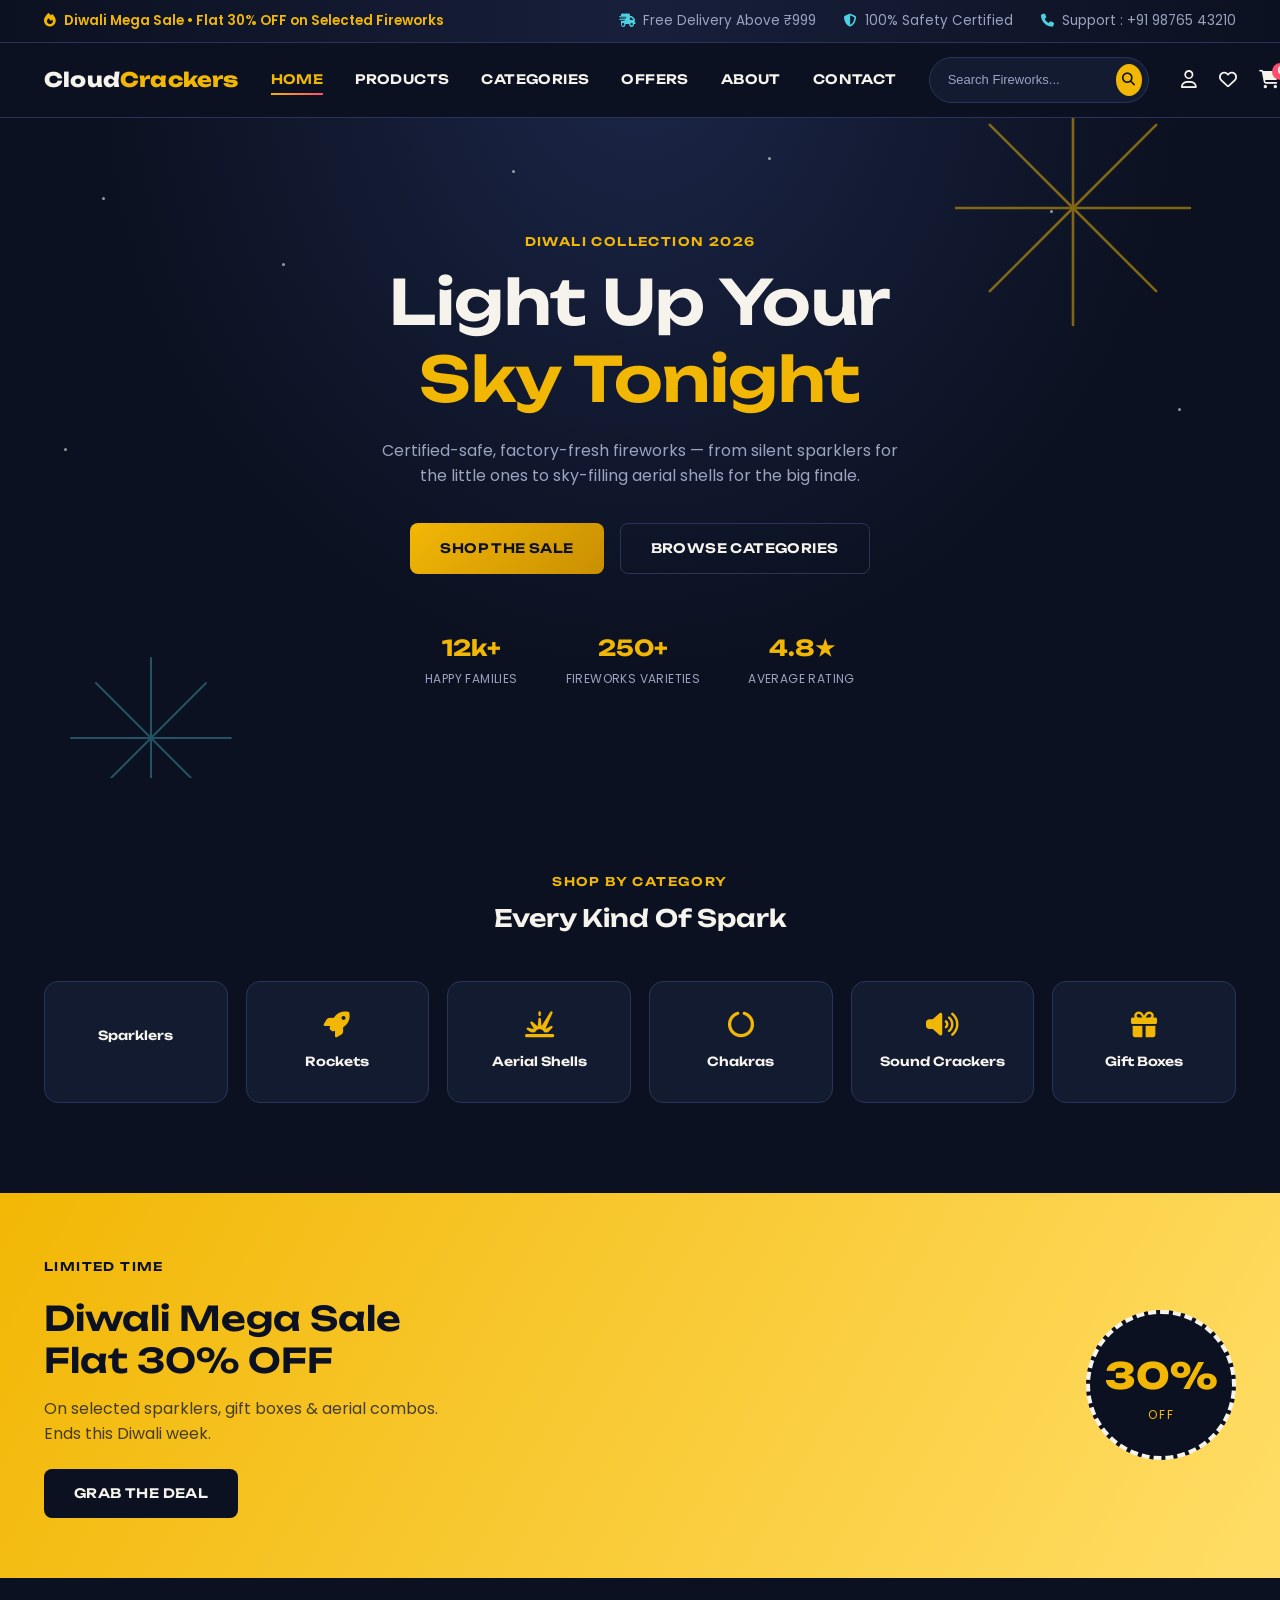
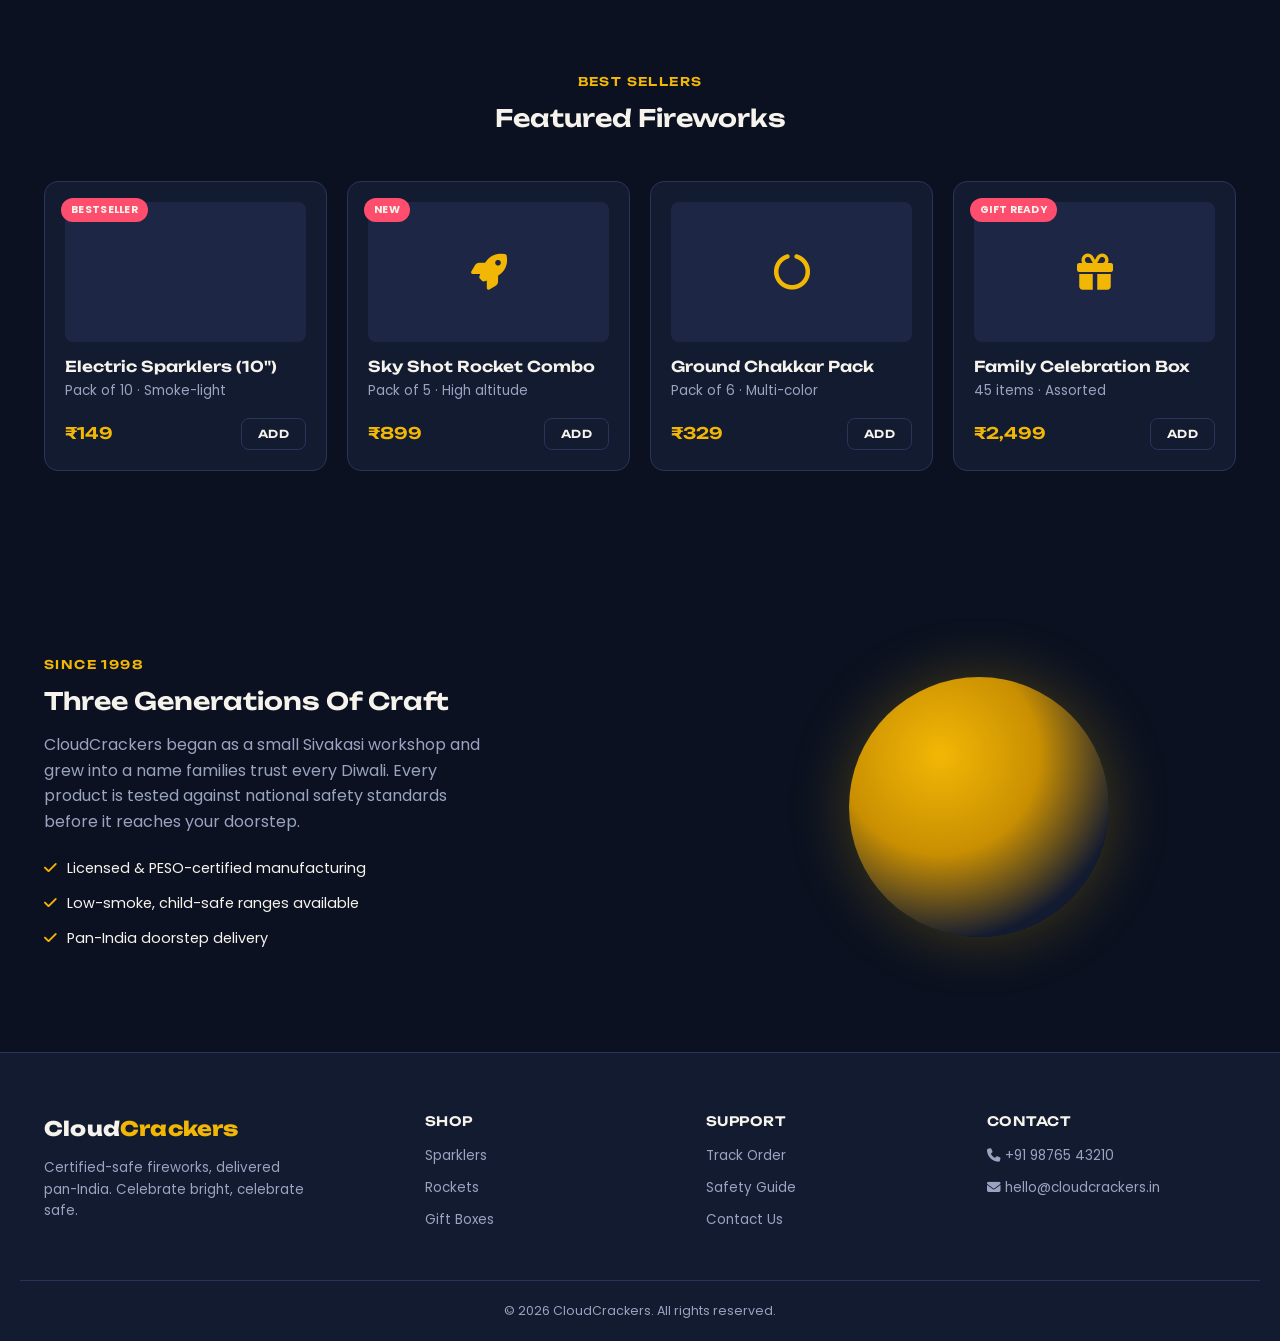
<file: frontend/index.html>
<!DOCTYPE html>
<html lang="en">

<head>

    <meta charset="UTF-8">
    <meta name="viewport" content="width=device-width, initial-scale=1.0">

    <title>CloudCrackers | Premium Fireworks Store</title>

    <link rel="stylesheet" href="css/style.css">

    <link rel="preconnect" href="https://fonts.googleapis.com">
    <link rel="preconnect" href="https://fonts.gstatic.com" crossorigin>
    <link href="https://fonts.googleapis.com/css2?family=Poppins:wght@300;400;500;600;700&family=Unbounded:wght@400;600;800&display=swap" rel="stylesheet">

    <link rel="stylesheet" href="https://cdnjs.cloudflare.com/ajax/libs/font-awesome/6.6.0/css/all.min.css">

    <link rel="icon" href="icons/favicon.ico">

</head>

<body>

    <!-- Announcement Bar -->
    <header class="announcement-bar">
        <div class="container">
            <div class="announcement-left">
                <i class="fa-solid fa-fire"></i>
                <span>Diwali Mega Sale • Flat 30% OFF on Selected Fireworks</span>
            </div>
            <div class="announcement-right">
                <div class="announcement-item"><i class="fa-solid fa-truck-fast"></i><span>Free Delivery Above ₹999</span></div>
                <div class="announcement-item"><i class="fa-solid fa-shield-halved"></i><span>100% Safety Certified</span></div>
                <div class="announcement-item"><i class="fa-solid fa-phone"></i><span>Support : +91 98765 43210</span></div>
            </div>
        </div>
    </header>

    <!-- Navbar -->
    <nav class="navbar">
        <div class="container">
            <div class="logo">
                <a href="index.html"><span class="logo-text">Cloud<em>Crackers</em></span></a>
            </div>
            <ul class="nav-links">
                <li><a href="index.html" class="active">Home</a></li>
                <li><a href="pages/products.html">Products</a></li>
                <li><a href="#categories">Categories</a></li>
                <li><a href="#offers">Offers</a></li>
                <li><a href="#about">About</a></li>
                <li><a href="#contact">Contact</a></li>
            </ul>
            <div class="search-box">
                <input type="text" placeholder="Search Fireworks...">
                <button><i class="fa-solid fa-magnifying-glass"></i></button>
            </div>
            <div class="nav-icons">
                <a href="pages/profile.html"><i class="fa-regular fa-user"></i></a>
                <a href="pages/wishlist.html"><i class="fa-regular fa-heart"></i></a>
                <a href="pages/cart.html"><i class="fa-solid fa-cart-shopping"></i><span class="cart-count">0</span></a>
            </div>
        </div>
    </nav>

    <!-- ================= HERO ================= -->
    <section class="hero">
        <div class="hero-sky">
            <span class="star s1"></span><span class="star s2"></span><span class="star s3"></span>
            <span class="star s4"></span><span class="star s5"></span><span class="star s6"></span>
            <span class="star s7"></span><span class="star s8"></span>

            <svg class="burst burst-a" viewBox="0 0 200 200"><g class="burst-rays"><line x1="100" y1="100" x2="100" y2="10"/><line x1="100" y1="100" x2="164" y2="36"/><line x1="100" y1="100" x2="190" y2="100"/><line x1="100" y1="100" x2="164" y2="164"/><line x1="100" y1="100" x2="100" y2="190"/><line x1="100" y1="100" x2="36" y2="164"/><line x1="100" y1="100" x2="10" y2="100"/><line x1="100" y1="100" x2="36" y2="36"/></g></svg>

            <svg class="burst burst-b" viewBox="0 0 200 200"><g class="burst-rays cyan"><line x1="100" y1="100" x2="100" y2="20"/><line x1="100" y1="100" x2="155" y2="45"/><line x1="100" y1="100" x2="180" y2="100"/><line x1="100" y1="100" x2="155" y2="155"/><line x1="100" y1="100" x2="100" y2="180"/><line x1="100" y1="100" x2="45" y2="155"/><line x1="100" y1="100" x2="20" y2="100"/><line x1="100" y1="100" x2="45" y2="45"/></g></svg>
        </div>

        <div class="container hero-content">
            <span class="eyebrow">Diwali Collection 2026</span>
            <h1>Light Up Your<br><span class="highlight">Sky Tonight</span></h1>
            <p class="hero-sub">Certified-safe, factory-fresh fireworks — from silent sparklers for the little ones to sky-filling aerial shells for the big finale.</p>
            <div class="hero-actions">
                <a href="pages/products.html" class="btn btn-primary">Shop The Sale</a>
                <a href="#categories" class="btn btn-outline">Browse Categories</a>
            </div>
            <div class="hero-stats">
                <div><strong>12k+</strong><span>Happy Families</span></div>
                <div><strong>250+</strong><span>Fireworks Varieties</span></div>
                <div><strong>4.8★</strong><span>Average Rating</span></div>
            </div>
        </div>
    </section>

    <!-- ================= CATEGORIES ================= -->
    <section class="section" id="categories">
        <div class="container">
            <div class="section-head">
                <span class="eyebrow">Shop By Category</span>
                <h2>Every Kind Of Spark</h2>
            </div>
            <div class="category-grid">
                <a href="#" class="cat-card"><i class="fa-solid fa-sparkles"></i><span>Sparklers</span></a>
                <a href="#" class="cat-card"><i class="fa-solid fa-rocket"></i><span>Rockets</span></a>
                <a href="#" class="cat-card"><i class="fa-solid fa-explosion"></i><span>Aerial Shells</span></a>
                <a href="#" class="cat-card"><i class="fa-solid fa-circle-notch"></i><span>Chakras</span></a>
                <a href="#" class="cat-card"><i class="fa-solid fa-volume-high"></i><span>Sound Crackers</span></a>
                <a href="#" class="cat-card"><i class="fa-solid fa-gift"></i><span>Gift Boxes</span></a>
            </div>
        </div>
    </section>

    <!-- ================= OFFER BANNER ================= -->
    <section class="offer-banner" id="offers">
        <div class="container offer-inner">
            <div class="offer-text">
                <span class="eyebrow eyebrow-light">Limited Time</span>
                <h2>Diwali Mega Sale<br>Flat 30% OFF</h2>
                <p>On selected sparklers, gift boxes &amp; aerial combos. Ends this Diwali week.</p>
                <a href="pages/products.html" class="btn btn-primary">Grab The Deal</a>
            </div>
            <div class="offer-badge">
                <span class="offer-percent">30%</span>
                <span class="offer-label">OFF</span>
            </div>
        </div>
    </section>

    <!-- ================= FEATURED PRODUCTS ================= -->
    <section class="section">
        <div class="container">
            <div class="section-head">
                <span class="eyebrow">Best Sellers</span>
                <h2>Featured Fireworks</h2>
            </div>
            <div class="product-grid">

                <div class="card product-card">
                    <span class="badge">Bestseller</span>
                    <div class="product-thumb"><i class="fa-solid fa-sparkles"></i></div>
                    <h3>Electric Sparklers (10")</h3>
                    <p class="muted-text">Pack of 10 · Smoke-light</p>
                    <div class="product-foot">
                        <span class="price">₹149</span>
                        <button class="btn btn-outline btn-sm">Add</button>
                    </div>
                </div>

                <div class="card product-card">
                    <span class="badge">New</span>
                    <div class="product-thumb"><i class="fa-solid fa-rocket"></i></div>
                    <h3>Sky Shot Rocket Combo</h3>
                    <p class="muted-text">Pack of 5 · High altitude</p>
                    <div class="product-foot">
                        <span class="price">₹899</span>
                        <button class="btn btn-outline btn-sm">Add</button>
                    </div>
                </div>

                <div class="card product-card">
                    <div class="product-thumb"><i class="fa-solid fa-circle-notch"></i></div>
                    <h3>Ground Chakkar Pack</h3>
                    <p class="muted-text">Pack of 6 · Multi-color</p>
                    <div class="product-foot">
                        <span class="price">₹329</span>
                        <button class="btn btn-outline btn-sm">Add</button>
                    </div>
                </div>

                <div class="card product-card">
                    <span class="badge">Gift Ready</span>
                    <div class="product-thumb"><i class="fa-solid fa-gift"></i></div>
                    <h3>Family Celebration Box</h3>
                    <p class="muted-text">45 items · Assorted</p>
                    <div class="product-foot">
                        <span class="price">₹2,499</span>
                        <button class="btn btn-outline btn-sm">Add</button>
                    </div>
                </div>

            </div>
        </div>
    </section>

    <!-- ================= ABOUT ================= -->
    <section class="section about" id="about">
        <div class="container about-inner">
            <div class="about-text">
                <span class="eyebrow">Since 1998</span>
                <h2>Three Generations Of Craft</h2>
                <p>CloudCrackers began as a small Sivakasi workshop and grew into a name families trust every Diwali. Every product is tested against national safety standards before it reaches your doorstep.</p>
                <ul class="about-points">
                    <li><i class="fa-solid fa-check"></i> Licensed &amp; PESO-certified manufacturing</li>
                    <li><i class="fa-solid fa-check"></i> Low-smoke, child-safe ranges available</li>
                    <li><i class="fa-solid fa-check"></i> Pan-India doorstep delivery</li>
                </ul>
            </div>
            <div class="about-visual">
                <div class="about-orb"></div>
            </div>
        </div>
    </section>

    <!-- ================= FOOTER ================= -->
    <footer class="site-footer" id="contact">
        <div class="container footer-grid">
            <div class="footer-brand">
                <span class="logo-text">Cloud<em>Crackers</em></span>
                <p>Certified-safe fireworks, delivered pan-India. Celebrate bright, celebrate safe.</p>
            </div>
            <div class="footer-col">
                <h4>Shop</h4>
                <a href="#">Sparklers</a>
                <a href="#">Rockets</a>
                <a href="#">Gift Boxes</a>
            </div>
            <div class="footer-col">
                <h4>Support</h4>
                <a href="#">Track Order</a>
                <a href="#">Safety Guide</a>
                <a href="#">Contact Us</a>
            </div>
            <div class="footer-col">
                <h4>Contact</h4>
                <p><i class="fa-solid fa-phone"></i> +91 98765 43210</p>
                <p><i class="fa-solid fa-envelope"></i> hello@cloudcrackers.in</p>
            </div>
        </div>
        <div class="footer-bottom container">
            <span>© 2026 CloudCrackers. All rights reserved.</span>
        </div>
    </footer>

</body>
</html>
</file>
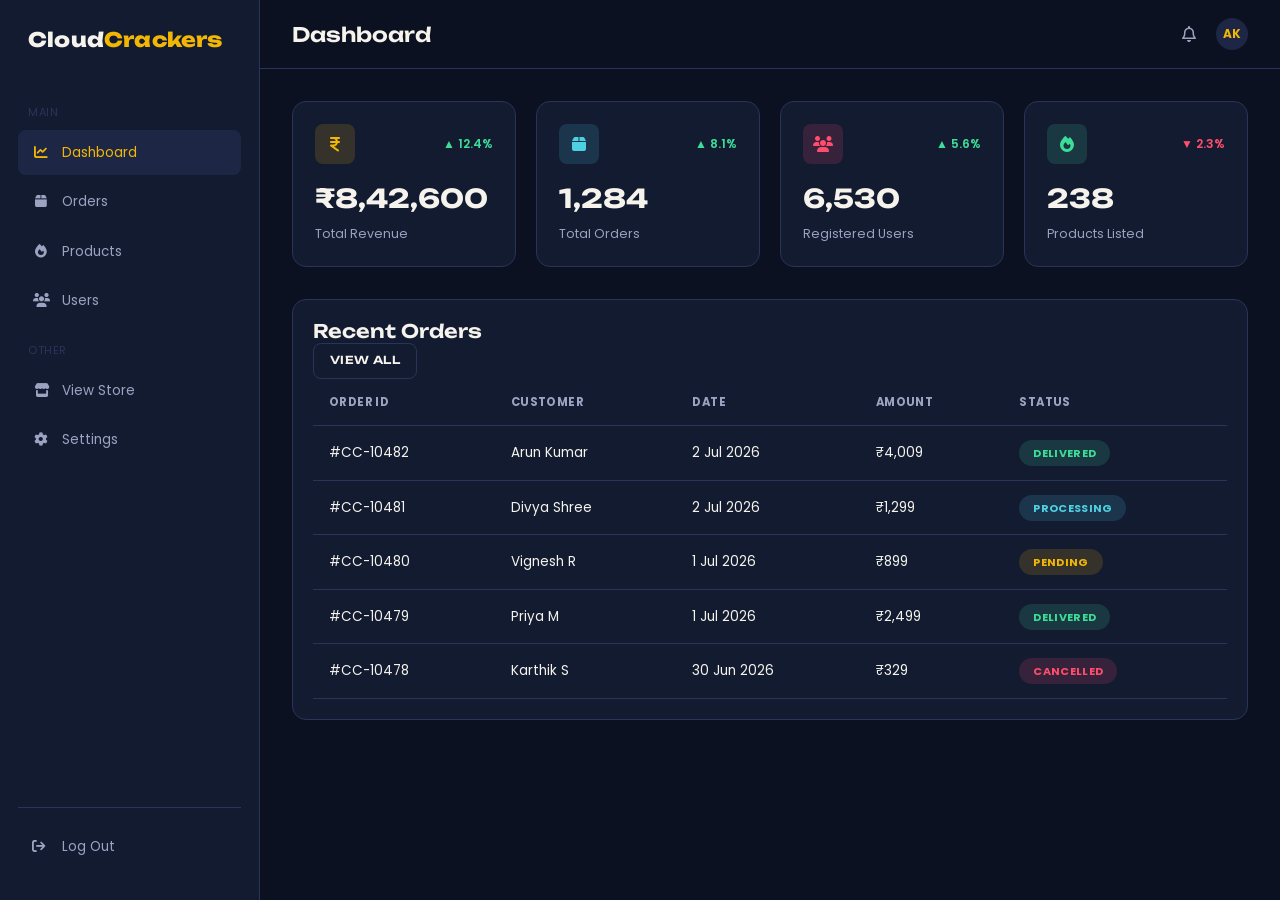
<file: frontend/pages/admin-dashboard.html>
<!DOCTYPE html>
<html lang="en">
<head>
    <meta charset="UTF-8">
    <meta name="viewport" content="width=device-width, initial-scale=1.0">
    <title>Dashboard | CloudCrackers Admin</title>
    <link rel="stylesheet" href="../css/style.css">
    <link rel="preconnect" href="https://fonts.googleapis.com">
    <link rel="preconnect" href="https://fonts.gstatic.com" crossorigin>
    <link href="https://fonts.googleapis.com/css2?family=Poppins:wght@300;400;500;600;700&family=Unbounded:wght@400;600;800&display=swap" rel="stylesheet">
    <link rel="stylesheet" href="https://cdnjs.cloudflare.com/ajax/libs/font-awesome/6.6.0/css/all.min.css">
    <link rel="icon" href="../icons/favicon.ico">
</head>
<body>
    <div class="admin-body">
        <aside class="admin-sidebar">
            <a href="admin-dashboard.html"><span class="logo-text">Cloud<em>Crackers</em></span></a>
            <nav class="admin-nav">
                <div class="nav-label">Main</div>
                <a href="admin-dashboard.html" class="active"><i class="fa-solid fa-chart-line"></i> Dashboard</a>
                <a href="admin-orders.html" class=""><i class="fa-solid fa-box"></i> Orders</a>
                <a href="admin-products.html" class=""><i class="fa-solid fa-fire"></i> Products</a>
                <a href="admin-users.html" class=""><i class="fa-solid fa-users"></i> Users</a>
                <div class="nav-label">Other</div>
                <a href="../index.html"><i class="fa-solid fa-store"></i> View Store</a>
                <a href="#"><i class="fa-solid fa-gear"></i> Settings</a>
            </nav>
            <div class="admin-sidebar-foot">
                <div class="profile-nav"><a href="login.html"><i class="fa-solid fa-arrow-right-from-bracket"></i> Log Out</a></div>
            </div>
        </aside>

        <main class="admin-main">
            <div class="admin-topbar">
                <h1>Dashboard</h1>
                <div class="admin-topbar-right">
                    <i class="fa-regular fa-bell" style="color:var(--muted);"></i>
                    <div class="table-avatar">AK</div>
                </div>
            </div>
            <div class="admin-content">
                <div class="stat-grid">
                    <div class="stat-card">
                        <div class="stat-card-top"><div class="stat-icon gold"><i class="fa-solid fa-indian-rupee-sign"></i></div><span class="stat-trend up">▲ 12.4%</span></div>
                        <div class="stat-value">₹8,42,600</div>
                        <div class="stat-label">Total Revenue</div>
                    </div>
                    <div class="stat-card">
                        <div class="stat-card-top"><div class="stat-icon cyan"><i class="fa-solid fa-box"></i></div><span class="stat-trend up">▲ 8.1%</span></div>
                        <div class="stat-value">1,284</div>
                        <div class="stat-label">Total Orders</div>
                    </div>
                    <div class="stat-card">
                        <div class="stat-card-top"><div class="stat-icon ember"><i class="fa-solid fa-users"></i></div><span class="stat-trend up">▲ 5.6%</span></div>
                        <div class="stat-value">6,530</div>
                        <div class="stat-label">Registered Users</div>
                    </div>
                    <div class="stat-card">
                        <div class="stat-card-top"><div class="stat-icon green"><i class="fa-solid fa-fire"></i></div><span class="stat-trend down">▼ 2.3%</span></div>
                        <div class="stat-value">238</div>
                        <div class="stat-label">Products Listed</div>
                    </div>
                </div>

                <div class="card">
                    <div class="card-header">
                        <h3>Recent Orders</h3>
                        <a href="admin-orders.html" class="btn btn-outline btn-sm">View All</a>
                    </div>
                    <table class="data-table">
                        <thead><tr><th>Order ID</th><th>Customer</th><th>Date</th><th>Amount</th><th>Status</th></tr></thead>
                        <tbody>
                            <tr><td>#CC-10482</td><td>Arun Kumar</td><td>2 Jul 2026</td><td>₹4,009</td><td><span class="status-pill status-delivered">Delivered</span></td></tr>
                            <tr><td>#CC-10481</td><td>Divya Shree</td><td>2 Jul 2026</td><td>₹1,299</td><td><span class="status-pill status-processing">Processing</span></td></tr>
                            <tr><td>#CC-10480</td><td>Vignesh R</td><td>1 Jul 2026</td><td>₹899</td><td><span class="status-pill status-pending">Pending</span></td></tr>
                            <tr><td>#CC-10479</td><td>Priya M</td><td>1 Jul 2026</td><td>₹2,499</td><td><span class="status-pill status-delivered">Delivered</span></td></tr>
                            <tr><td>#CC-10478</td><td>Karthik S</td><td>30 Jun 2026</td><td>₹329</td><td><span class="status-pill status-cancelled">Cancelled</span></td></tr>
                        </tbody>
                    </table>
                </div>
            </div>
        </main>
    </div>
</body>
</html>
</file>
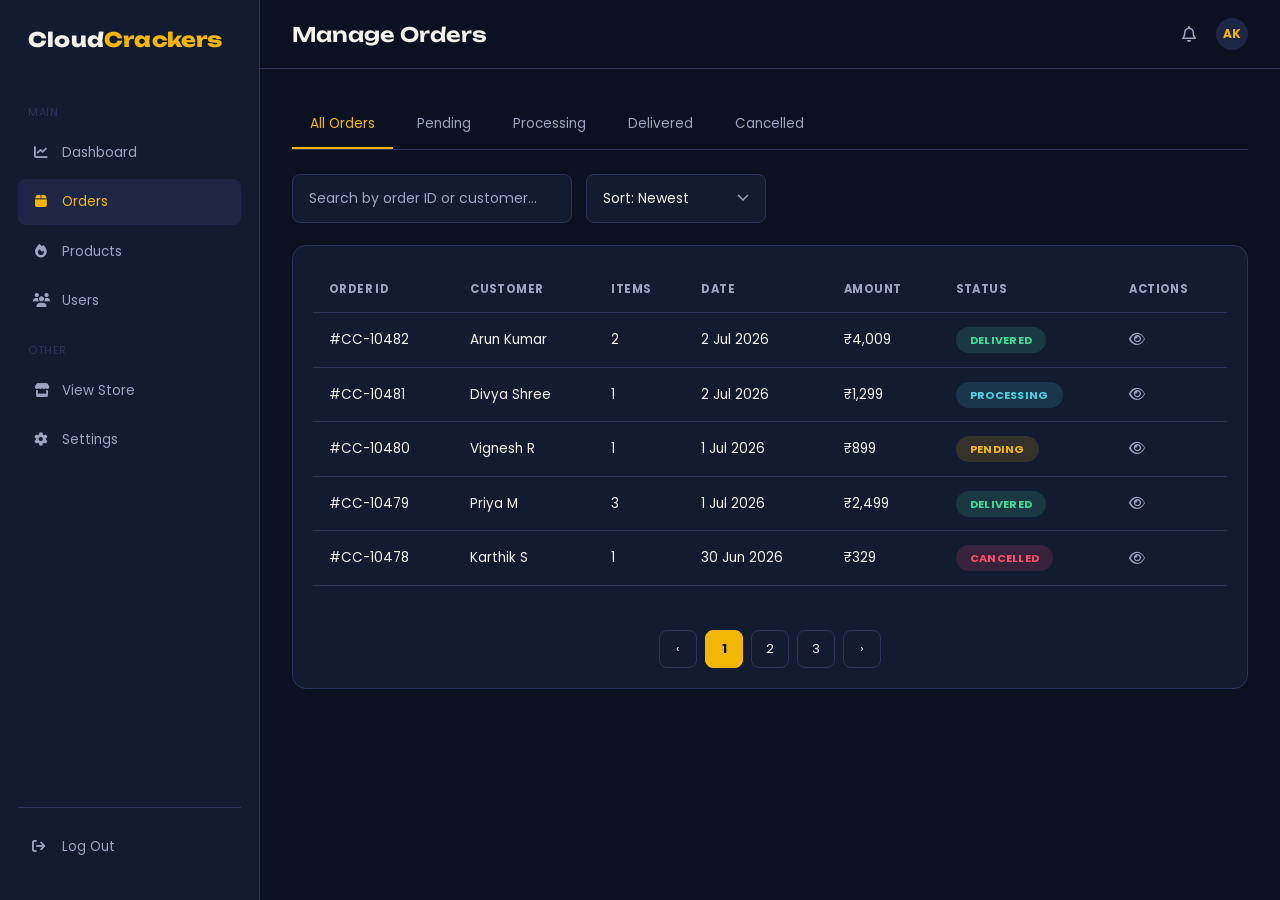
<file: frontend/pages/admin-orders.html>
<!DOCTYPE html>
<html lang="en">
<head>
    <meta charset="UTF-8">
    <meta name="viewport" content="width=device-width, initial-scale=1.0">
    <title>Orders | CloudCrackers Admin</title>
    <link rel="stylesheet" href="../css/style.css">
    <link rel="preconnect" href="https://fonts.googleapis.com">
    <link rel="preconnect" href="https://fonts.gstatic.com" crossorigin>
    <link href="https://fonts.googleapis.com/css2?family=Poppins:wght@300;400;500;600;700&family=Unbounded:wght@400;600;800&display=swap" rel="stylesheet">
    <link rel="stylesheet" href="https://cdnjs.cloudflare.com/ajax/libs/font-awesome/6.6.0/css/all.min.css">
    <link rel="icon" href="../icons/favicon.ico">
</head>
<body>
    <div class="admin-body">
        <aside class="admin-sidebar">
            <a href="admin-dashboard.html"><span class="logo-text">Cloud<em>Crackers</em></span></a>
            <nav class="admin-nav">
                <div class="nav-label">Main</div>
                <a href="admin-dashboard.html" class=""><i class="fa-solid fa-chart-line"></i> Dashboard</a>
                <a href="admin-orders.html" class="active"><i class="fa-solid fa-box"></i> Orders</a>
                <a href="admin-products.html" class=""><i class="fa-solid fa-fire"></i> Products</a>
                <a href="admin-users.html" class=""><i class="fa-solid fa-users"></i> Users</a>
                <div class="nav-label">Other</div>
                <a href="../index.html"><i class="fa-solid fa-store"></i> View Store</a>
                <a href="#"><i class="fa-solid fa-gear"></i> Settings</a>
            </nav>
            <div class="admin-sidebar-foot">
                <div class="profile-nav"><a href="login.html"><i class="fa-solid fa-arrow-right-from-bracket"></i> Log Out</a></div>
            </div>
        </aside>

        <main class="admin-main">
            <div class="admin-topbar">
                <h1>Manage Orders</h1>
                <div class="admin-topbar-right">
                    <i class="fa-regular fa-bell" style="color:var(--muted);"></i>
                    <div class="table-avatar">AK</div>
                </div>
            </div>
            <div class="admin-content">
                <div class="tabs">
                    <a href="#" class="active">All Orders</a>
                    <a href="#">Pending</a>
                    <a href="#">Processing</a>
                    <a href="#">Delivered</a>
                    <a href="#">Cancelled</a>
                </div>

                <div class="search-filter-bar">
                    <input class="form-control" type="text" placeholder="Search by order ID or customer...">
                    <select class="form-control"><option>Sort: Newest</option><option>Sort: Oldest</option><option>Amount: High to Low</option></select>
                </div>

                <div class="card">
                    <table class="data-table">
                        <thead><tr><th>Order ID</th><th>Customer</th><th>Items</th><th>Date</th><th>Amount</th><th>Status</th><th>Actions</th></tr></thead>
                        <tbody>
                            <tr><td>#CC-10482</td><td>Arun Kumar</td><td>2</td><td>2 Jul 2026</td><td>₹4,009</td><td><span class="status-pill status-delivered">Delivered</span></td><td><div class="table-actions"><button><i class="fa-regular fa-eye"></i></button></div></td></tr>
                            <tr><td>#CC-10481</td><td>Divya Shree</td><td>1</td><td>2 Jul 2026</td><td>₹1,299</td><td><span class="status-pill status-processing">Processing</span></td><td><div class="table-actions"><button><i class="fa-regular fa-eye"></i></button></div></td></tr>
                            <tr><td>#CC-10480</td><td>Vignesh R</td><td>1</td><td>1 Jul 2026</td><td>₹899</td><td><span class="status-pill status-pending">Pending</span></td><td><div class="table-actions"><button><i class="fa-regular fa-eye"></i></button></div></td></tr>
                            <tr><td>#CC-10479</td><td>Priya M</td><td>3</td><td>1 Jul 2026</td><td>₹2,499</td><td><span class="status-pill status-delivered">Delivered</span></td><td><div class="table-actions"><button><i class="fa-regular fa-eye"></i></button></div></td></tr>
                            <tr><td>#CC-10478</td><td>Karthik S</td><td>1</td><td>30 Jun 2026</td><td>₹329</td><td><span class="status-pill status-cancelled">Cancelled</span></td><td><div class="table-actions"><button><i class="fa-regular fa-eye"></i></button></div></td></tr>
                        </tbody>
                    </table>
                    <div class="pagination"><a href="#">‹</a><span class="active">1</span><a href="#">2</a><a href="#">3</a><a href="#">›</a></div>
                </div>
            </div>
        </main>
    </div>
</body>
</html>
</file>
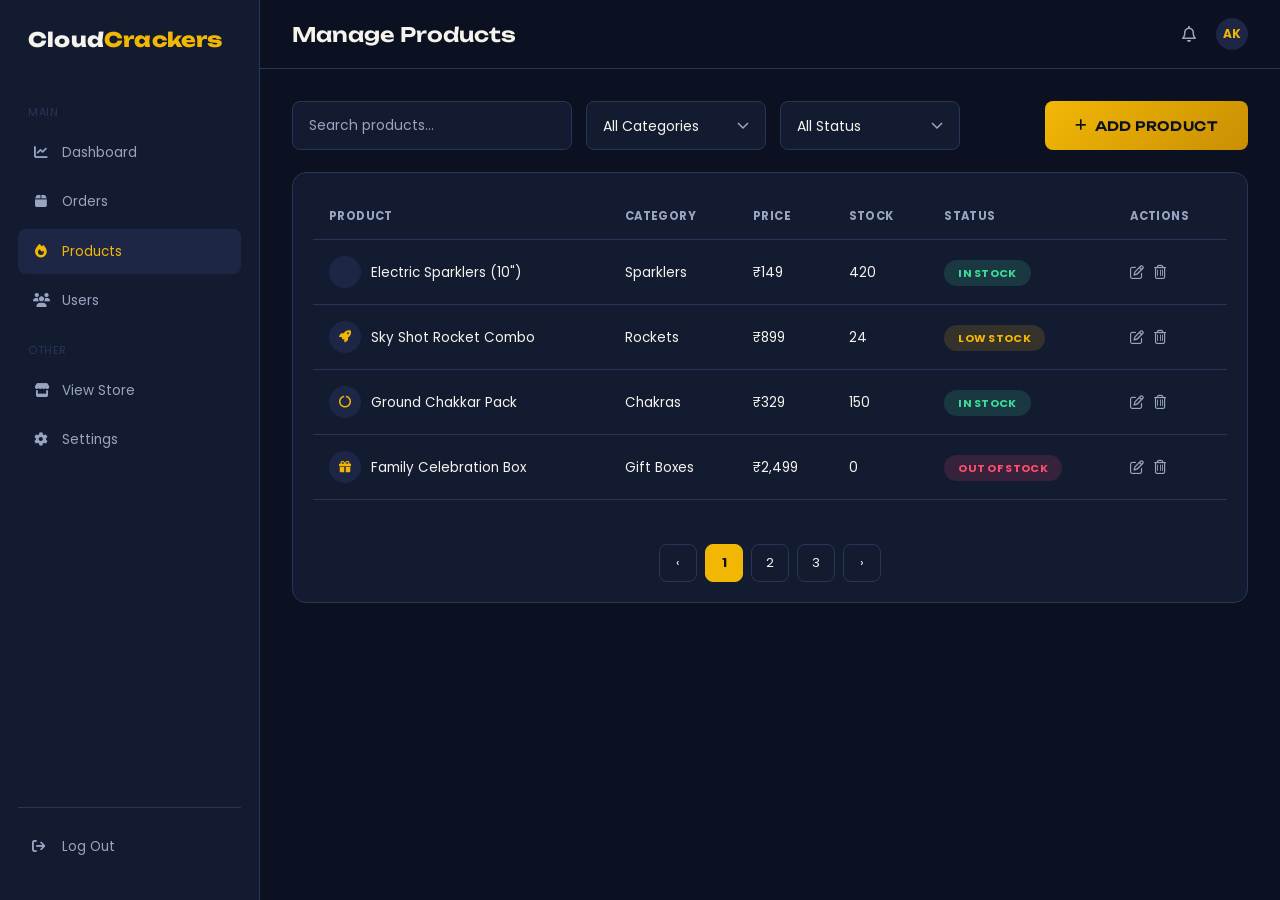
<file: frontend/pages/admin-products.html>
<!DOCTYPE html>
<html lang="en">
<head>
    <meta charset="UTF-8">
    <meta name="viewport" content="width=device-width, initial-scale=1.0">
    <title>Products | CloudCrackers Admin</title>
    <link rel="stylesheet" href="../css/style.css">
    <link rel="preconnect" href="https://fonts.googleapis.com">
    <link rel="preconnect" href="https://fonts.gstatic.com" crossorigin>
    <link href="https://fonts.googleapis.com/css2?family=Poppins:wght@300;400;500;600;700&family=Unbounded:wght@400;600;800&display=swap" rel="stylesheet">
    <link rel="stylesheet" href="https://cdnjs.cloudflare.com/ajax/libs/font-awesome/6.6.0/css/all.min.css">
    <link rel="icon" href="../icons/favicon.ico">
</head>
<body>
    <div class="admin-body">
        <aside class="admin-sidebar">
            <a href="admin-dashboard.html"><span class="logo-text">Cloud<em>Crackers</em></span></a>
            <nav class="admin-nav">
                <div class="nav-label">Main</div>
                <a href="admin-dashboard.html" class=""><i class="fa-solid fa-chart-line"></i> Dashboard</a>
                <a href="admin-orders.html" class=""><i class="fa-solid fa-box"></i> Orders</a>
                <a href="admin-products.html" class="active"><i class="fa-solid fa-fire"></i> Products</a>
                <a href="admin-users.html" class=""><i class="fa-solid fa-users"></i> Users</a>
                <div class="nav-label">Other</div>
                <a href="../index.html"><i class="fa-solid fa-store"></i> View Store</a>
                <a href="#"><i class="fa-solid fa-gear"></i> Settings</a>
            </nav>
            <div class="admin-sidebar-foot">
                <div class="profile-nav"><a href="login.html"><i class="fa-solid fa-arrow-right-from-bracket"></i> Log Out</a></div>
            </div>
        </aside>

        <main class="admin-main">
            <div class="admin-topbar">
                <h1>Manage Products</h1>
                <div class="admin-topbar-right">
                    <i class="fa-regular fa-bell" style="color:var(--muted);"></i>
                    <div class="table-avatar">AK</div>
                </div>
            </div>
            <div class="admin-content">
                <div class="search-filter-bar">
                    <input class="form-control" type="text" placeholder="Search products...">
                    <select class="form-control"><option>All Categories</option><option>Sparklers</option><option>Rockets</option><option>Gift Boxes</option></select>
                    <select class="form-control"><option>All Status</option><option>In Stock</option><option>Out of Stock</option></select>
                    <button class="btn btn-primary" style="margin-left:auto;"><i class="fa-solid fa-plus"></i> Add Product</button>
                </div>

                <div class="card">
                    <table class="data-table">
                        <thead><tr><th>Product</th><th>Category</th><th>Price</th><th>Stock</th><th>Status</th><th>Actions</th></tr></thead>
                        <tbody>
                            <tr>
                                <td><div class="table-user"><div class="table-avatar"><i class="fa-solid fa-sparkles"></i></div> Electric Sparklers (10")</div></td>
                                <td>Sparklers</td><td>₹149</td><td>420</td>
                                <td><span class="status-pill status-delivered">In Stock</span></td>
                                <td><div class="table-actions"><button><i class="fa-regular fa-pen-to-square"></i></button><button class="danger"><i class="fa-regular fa-trash-can"></i></button></div></td>
                            </tr>
                            <tr>
                                <td><div class="table-user"><div class="table-avatar"><i class="fa-solid fa-rocket"></i></div> Sky Shot Rocket Combo</div></td>
                                <td>Rockets</td><td>₹899</td><td>24</td>
                                <td><span class="status-pill status-pending">Low Stock</span></td>
                                <td><div class="table-actions"><button><i class="fa-regular fa-pen-to-square"></i></button><button class="danger"><i class="fa-regular fa-trash-can"></i></button></div></td>
                            </tr>
                            <tr>
                                <td><div class="table-user"><div class="table-avatar"><i class="fa-solid fa-circle-notch"></i></div> Ground Chakkar Pack</div></td>
                                <td>Chakras</td><td>₹329</td><td>150</td>
                                <td><span class="status-pill status-delivered">In Stock</span></td>
                                <td><div class="table-actions"><button><i class="fa-regular fa-pen-to-square"></i></button><button class="danger"><i class="fa-regular fa-trash-can"></i></button></div></td>
                            </tr>
                            <tr>
                                <td><div class="table-user"><div class="table-avatar"><i class="fa-solid fa-gift"></i></div> Family Celebration Box</div></td>
                                <td>Gift Boxes</td><td>₹2,499</td><td>0</td>
                                <td><span class="status-pill status-cancelled">Out of Stock</span></td>
                                <td><div class="table-actions"><button><i class="fa-regular fa-pen-to-square"></i></button><button class="danger"><i class="fa-regular fa-trash-can"></i></button></div></td>
                            </tr>
                        </tbody>
                    </table>
                    <div class="pagination"><a href="#">‹</a><span class="active">1</span><a href="#">2</a><a href="#">3</a><a href="#">›</a></div>
                </div>
            </div>
        </main>
    </div>
</body>
</html>
</file>
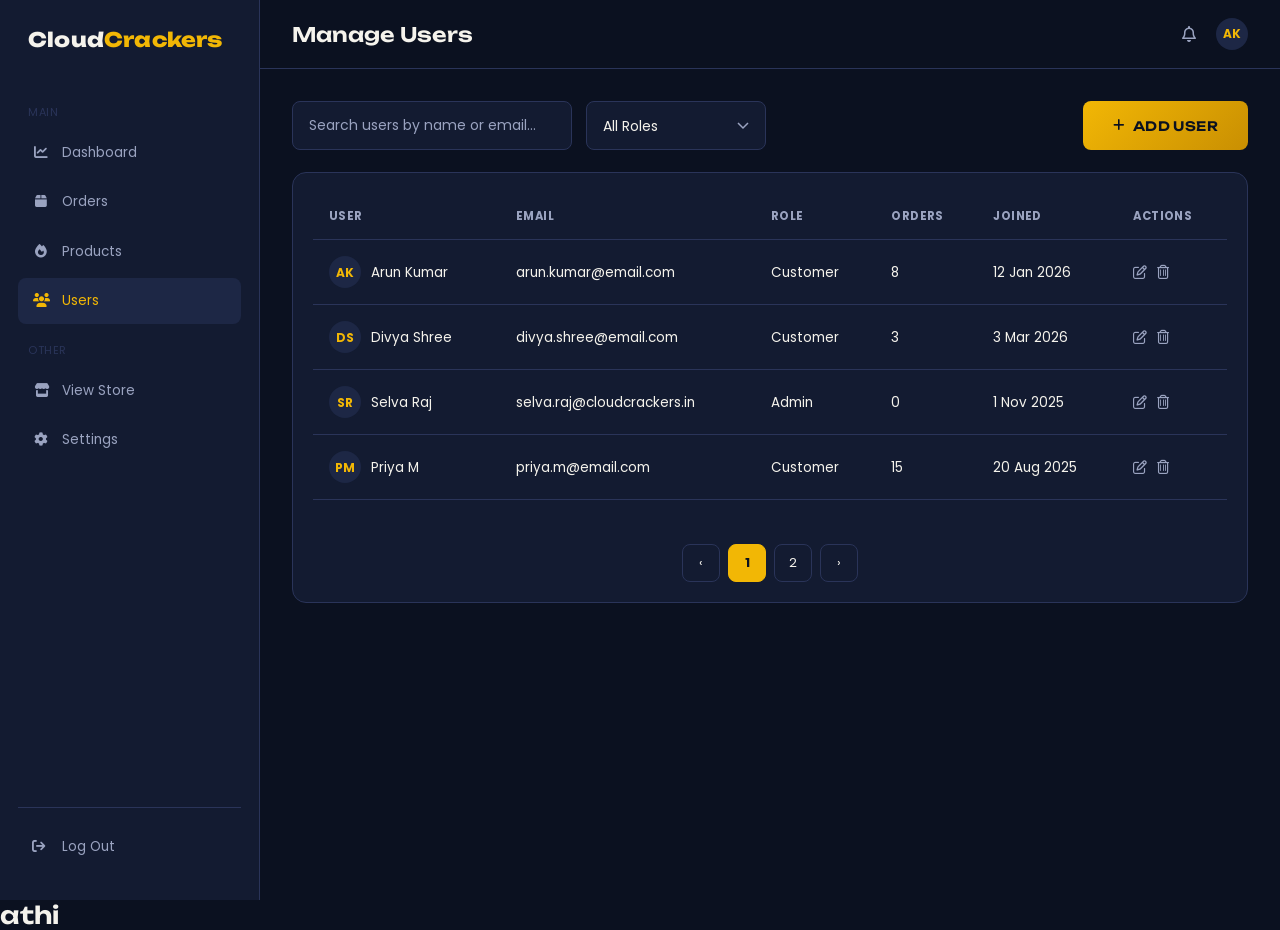
<file: frontend/pages/admin-users.html>
<!DOCTYPE html>
<html lang="en">
<head>
    <meta charset="UTF-8">
    <meta name="viewport" content="width=device-width, initial-scale=1.0">
    <title>Users | CloudCrackers Admin</title>
    <link rel="stylesheet" href="../css/style.css">
    <link rel="preconnect" href="https://fonts.googleapis.com">
    <link rel="preconnect" href="https://fonts.gstatic.com" crossorigin>
    <link href="https://fonts.googleapis.com/css2?family=Poppins:wght@300;400;500;600;700&family=Unbounded:wght@400;600;800&display=swap" rel="stylesheet">
    <link rel="stylesheet" href="https://cdnjs.cloudflare.com/ajax/libs/font-awesome/6.6.0/css/all.min.css">
    <link rel="icon" href="../icons/favicon.ico">

</head>
<body>
    <div class="admin-body">
        <aside class="admin-sidebar">
            <a href="admin-dashboard.html"><span class="logo-text">Cloud<em>Crackers</em></span></a>
            <nav class="admin-nav">
                <div class="nav-label">Main</div>
                <a href="admin-dashboard.html" class=""><i class="fa-solid fa-chart-line"></i> Dashboard</a>
                <a href="admin-orders.html" class=""><i class="fa-solid fa-box"></i> Orders</a>
                <a href="admin-products.html" class=""><i class="fa-solid fa-fire"></i> Products</a>
                <a href="admin-users.html" class="active"><i class="fa-solid fa-users"></i> Users</a>
                <div class="nav-label">Other</div>
                <a href="../index.html"><i class="fa-solid fa-store"></i> View Store</a>
                <a href="#"><i class="fa-solid fa-gear"></i> Settings</a>
            </nav>
            <div class="admin-sidebar-foot">
                <div class="profile-nav"><a href="login.html"><i class="fa-solid fa-arrow-right-from-bracket"></i> Log Out</a></div>
            </div>
        </aside>

        <main class="admin-main">
            <div class="admin-topbar">
                <h1>Manage Users</h1>
                <div class="admin-topbar-right">
                    <i class="fa-regular fa-bell" style="color:var(--muted);"></i>
                    <div class="table-avatar">AK</div>
                </div>
            </div>
            <div class="admin-content">
                <div class="search-filter-bar">
                    <input class="form-control" type="text" placeholder="Search users by name or email...">
                    <select class="form-control"><option>All Roles</option><option>Customer</option><option>Admin</option></select>
                    <button class="btn btn-primary" style="margin-left:auto;"><i class="fa-solid fa-plus"></i> Add User</button>
                </div>

                <div class="card">
                    <table class="data-table">
                        <thead><tr><th>User</th><th>Email</th><th>Role</th><th>Orders</th><th>Joined</th><th>Actions</th></tr></thead>
                        <tbody>
                            <tr>
                                <td><div class="table-user"><div class="table-avatar">AK</div> Arun Kumar</div></td>
                                <td>arun.kumar@email.com</td><td>Customer</td><td>8</td><td>12 Jan 2026</td>
                                <td><div class="table-actions"><button><i class="fa-regular fa-pen-to-square"></i></button><button class="danger"><i class="fa-regular fa-trash-can"></i></button></div></td>
                            </tr>
                            <tr>
                                <td><div class="table-user"><div class="table-avatar">DS</div> Divya Shree</div></td>
                                <td>divya.shree@email.com</td><td>Customer</td><td>3</td><td>3 Mar 2026</td>
                                <td><div class="table-actions"><button><i class="fa-regular fa-pen-to-square"></i></button><button class="danger"><i class="fa-regular fa-trash-can"></i></button></div></td>
                            </tr>
                            <tr>
                                <td><div class="table-user"><div class="table-avatar">SR</div> Selva Raj</div></td>
                                <td>selva.raj@cloudcrackers.in</td><td>Admin</td><td>0</td><td>1 Nov 2025</td>
                                <td><div class="table-actions"><button><i class="fa-regular fa-pen-to-square"></i></button><button class="danger"><i class="fa-regular fa-trash-can"></i></button></div></td>
                            </tr>
                            <tr>
                                <td><div class="table-user"><div class="table-avatar">PM</div> Priya M</div></td>
                                <td>priya.m@email.com</td><td>Customer</td><td>15</td><td>20 Aug 2025</td>
                                <td><div class="table-actions"><button><i class="fa-regular fa-pen-to-square"></i></button><button class="danger"><i class="fa-regular fa-trash-can"></i></button></div></td>
                            </tr>
                        </tbody>
                    </table>
                    <div class="pagination"><a href="#">‹</a><span class="active">1</span><a href="#">2</a><a href="#">›</a></div>
                </div>
            </div>
        </main>
    </div>
    <h2>athi</h2>
</body>
</html>
</file>
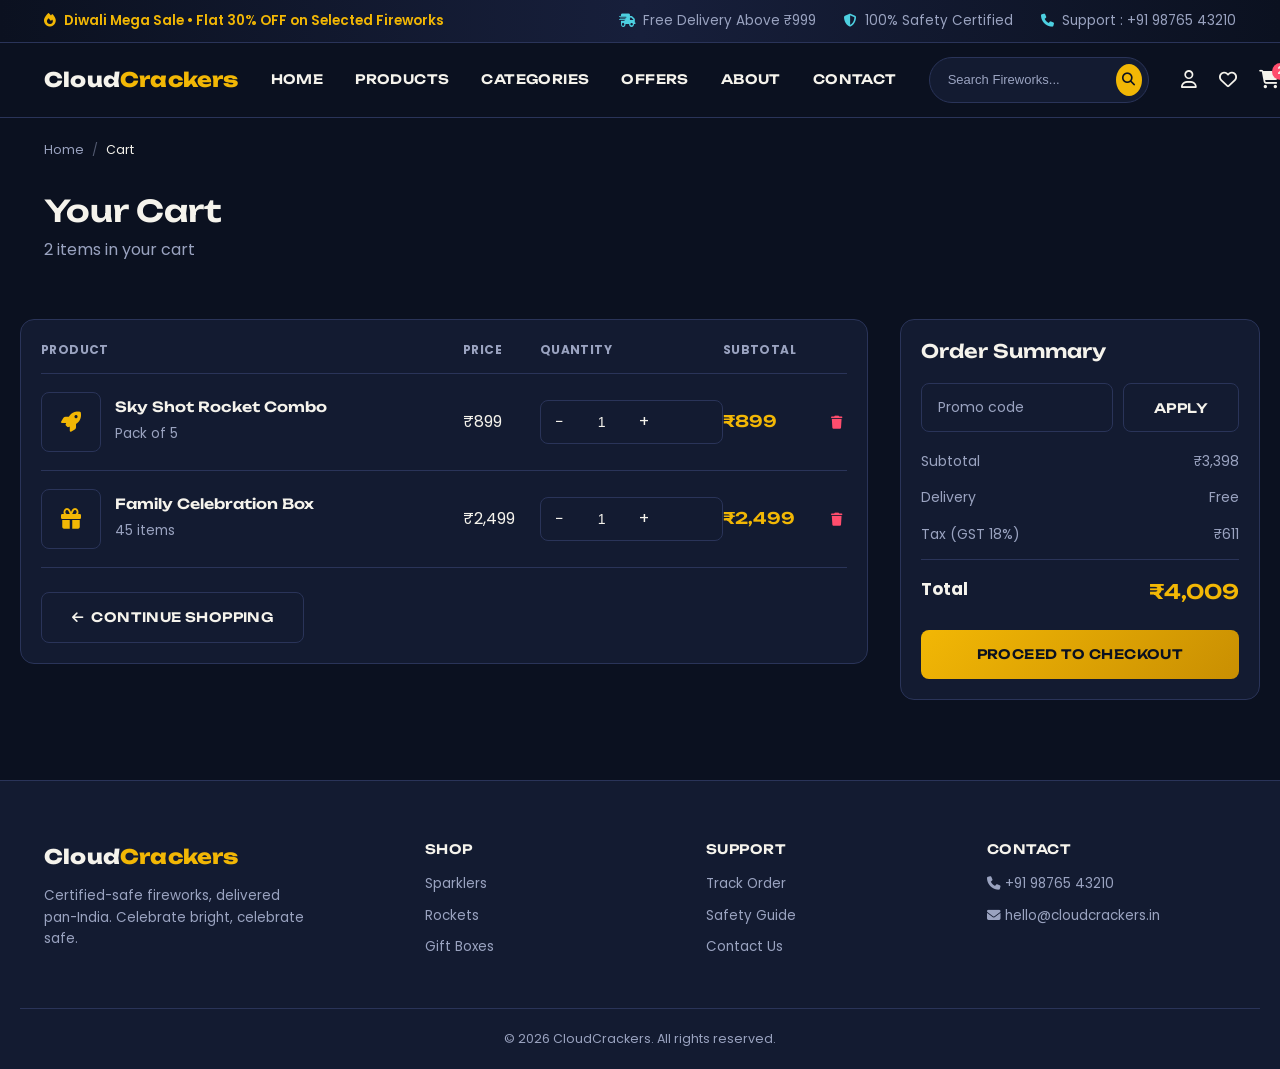
<file: frontend/pages/cart.html>
<!DOCTYPE html>
<html lang="en">
<head>
    <meta charset="UTF-8">
    <meta name="viewport" content="width=device-width, initial-scale=1.0">
    <title>Cart | CloudCrackers</title>
    <link rel="stylesheet" href="../css/style.css">
    <link rel="preconnect" href="https://fonts.googleapis.com">
    <link rel="preconnect" href="https://fonts.gstatic.com" crossorigin>
    <link href="https://fonts.googleapis.com/css2?family=Poppins:wght@300;400;500;600;700&family=Unbounded:wght@400;600;800&display=swap" rel="stylesheet">
    <link rel="stylesheet" href="https://cdnjs.cloudflare.com/ajax/libs/font-awesome/6.6.0/css/all.min.css">
    <link rel="icon" href="../icons/favicon.ico">
</head>
<body>
    <header class="announcement-bar">
        <div class="container">
            <div class="announcement-left">
                <i class="fa-solid fa-fire"></i>
                <span>Diwali Mega Sale • Flat 30% OFF on Selected Fireworks</span>
            </div>
            <div class="announcement-right">
                <div class="announcement-item"><i class="fa-solid fa-truck-fast"></i><span>Free Delivery Above ₹999</span></div>
                <div class="announcement-item"><i class="fa-solid fa-shield-halved"></i><span>100% Safety Certified</span></div>
                <div class="announcement-item"><i class="fa-solid fa-phone"></i><span>Support : +91 98765 43210</span></div>
            </div>
        </div>
    </header>

    <nav class="navbar">
        <div class="container">
            <div class="logo"><a href="../index.html"><span class="logo-text">Cloud<em>Crackers</em></span></a></div>
            <ul class="nav-links">
                <li><a href="../index.html">Home</a></li>
                <li><a href="products.html" class="">Products</a></li>
                <li><a href="../index.html#categories">Categories</a></li>
                <li><a href="../index.html#offers">Offers</a></li>
                <li><a href="../index.html#about">About</a></li>
                <li><a href="../index.html#contact">Contact</a></li>
            </ul>
            <div class="search-box">
                <input type="text" placeholder="Search Fireworks...">
                <button><i class="fa-solid fa-magnifying-glass"></i></button>
            </div>
            <div class="nav-icons">
                <a href="profile.html"><i class="fa-regular fa-user"></i></a>
                <a href="wishlist.html"><i class="fa-regular fa-heart"></i></a>
                <a href="cart.html"><i class="fa-solid fa-cart-shopping"></i><span class="cart-count">2</span></a>
            </div>
        </div>
    </nav>
    <div class="container">
        <div class="breadcrumb"><a href="../index.html">Home</a><span class="sep">/</span><span class="current">Cart</span></div>
        <div class="page-header"><h1>Your Cart</h1><p>2 items in your cart</p></div>
    </div>

    <div class="container cart-layout">
        <div class="card">
            <table class="cart-table">
                <thead>
                    <tr><th>Product</th><th>Price</th><th>Quantity</th><th>Subtotal</th><th></th></tr>
                </thead>
                <tbody>
                    <tr>
                        <td>
                            <div class="cart-item-info">
                                <div class="cart-item-thumb"><i class="fa-solid fa-rocket"></i></div>
                                <div><h4>Sky Shot Rocket Combo</h4><span class="muted-text">Pack of 5</span></div>
                            </div>
                        </td>
                        <td>₹899</td>
                        <td>
                            <div class="qty-stepper"><button type="button">−</button><input type="text" value="1"><button type="button">+</button></div>
                        </td>
                        <td class="price">₹899</td>
                        <td><a href="#" class="cart-remove"><i class="fa-solid fa-trash"></i></a></td>
                    </tr>
                    <tr>
                        <td>
                            <div class="cart-item-info">
                                <div class="cart-item-thumb"><i class="fa-solid fa-gift"></i></div>
                                <div><h4>Family Celebration Box</h4><span class="muted-text">45 items</span></div>
                            </div>
                        </td>
                        <td>₹2,499</td>
                        <td>
                            <div class="qty-stepper"><button type="button">−</button><input type="text" value="1"><button type="button">+</button></div>
                        </td>
                        <td class="price">₹2,499</td>
                        <td><a href="#" class="cart-remove"><i class="fa-solid fa-trash"></i></a></td>
                    </tr>
                </tbody>
            </table>
            <a href="products.html" class="btn btn-outline" style="margin-top:24px;"><i class="fa-solid fa-arrow-left"></i> Continue Shopping</a>
        </div>

        <div class="card order-summary">
            <h3 style="margin-bottom:20px;">Order Summary</h3>
            <div class="promo-row">
                <input class="form-control" type="text" placeholder="Promo code">
                <button class="btn btn-outline">Apply</button>
            </div>
            <div class="summary-row"><span>Subtotal</span><span>₹3,398</span></div>
            <div class="summary-row"><span>Delivery</span><span>Free</span></div>
            <div class="summary-row"><span>Tax (GST 18%)</span><span>₹611</span></div>
            <div class="summary-row total"><span>Total</span><span class="price">₹4,009</span></div>
            <a href="checkout.html" class="btn btn-primary" style="width:100%; margin-top:8px;">Proceed to Checkout</a>
        </div>
    </div>

    <!-- Empty cart state (shown when no items) -->
    <!--
    <div class="container">
        <div class="empty-state">
            <i class="fa-solid fa-cart-shopping"></i>
            <h3>Your cart is empty</h3>
            <p>Looks like you haven't added anything yet.</p>
            <a href="products.html" class="btn btn-primary" style="margin-top:18px;">Start Shopping</a>
        </div>
    </div>
    -->
    <footer class="site-footer" id="contact">
        <div class="container footer-grid">
            <div class="footer-brand">
                <span class="logo-text">Cloud<em>Crackers</em></span>
                <p>Certified-safe fireworks, delivered pan-India. Celebrate bright, celebrate safe.</p>
            </div>
            <div class="footer-col">
                <h4>Shop</h4>
                <a href="products.html">Sparklers</a>
                <a href="products.html">Rockets</a>
                <a href="products.html">Gift Boxes</a>
            </div>
            <div class="footer-col">
                <h4>Support</h4>
                <a href="orders.html">Track Order</a>
                <a href="#">Safety Guide</a>
                <a href="#">Contact Us</a>
            </div>
            <div class="footer-col">
                <h4>Contact</h4>
                <p><i class="fa-solid fa-phone"></i> +91 98765 43210</p>
                <p><i class="fa-solid fa-envelope"></i> hello@cloudcrackers.in</p>
            </div>
        </div>
        <div class="footer-bottom container"><span>© 2026 CloudCrackers. All rights reserved.</span></div>
    </footer>
</body>
</html>
</file>
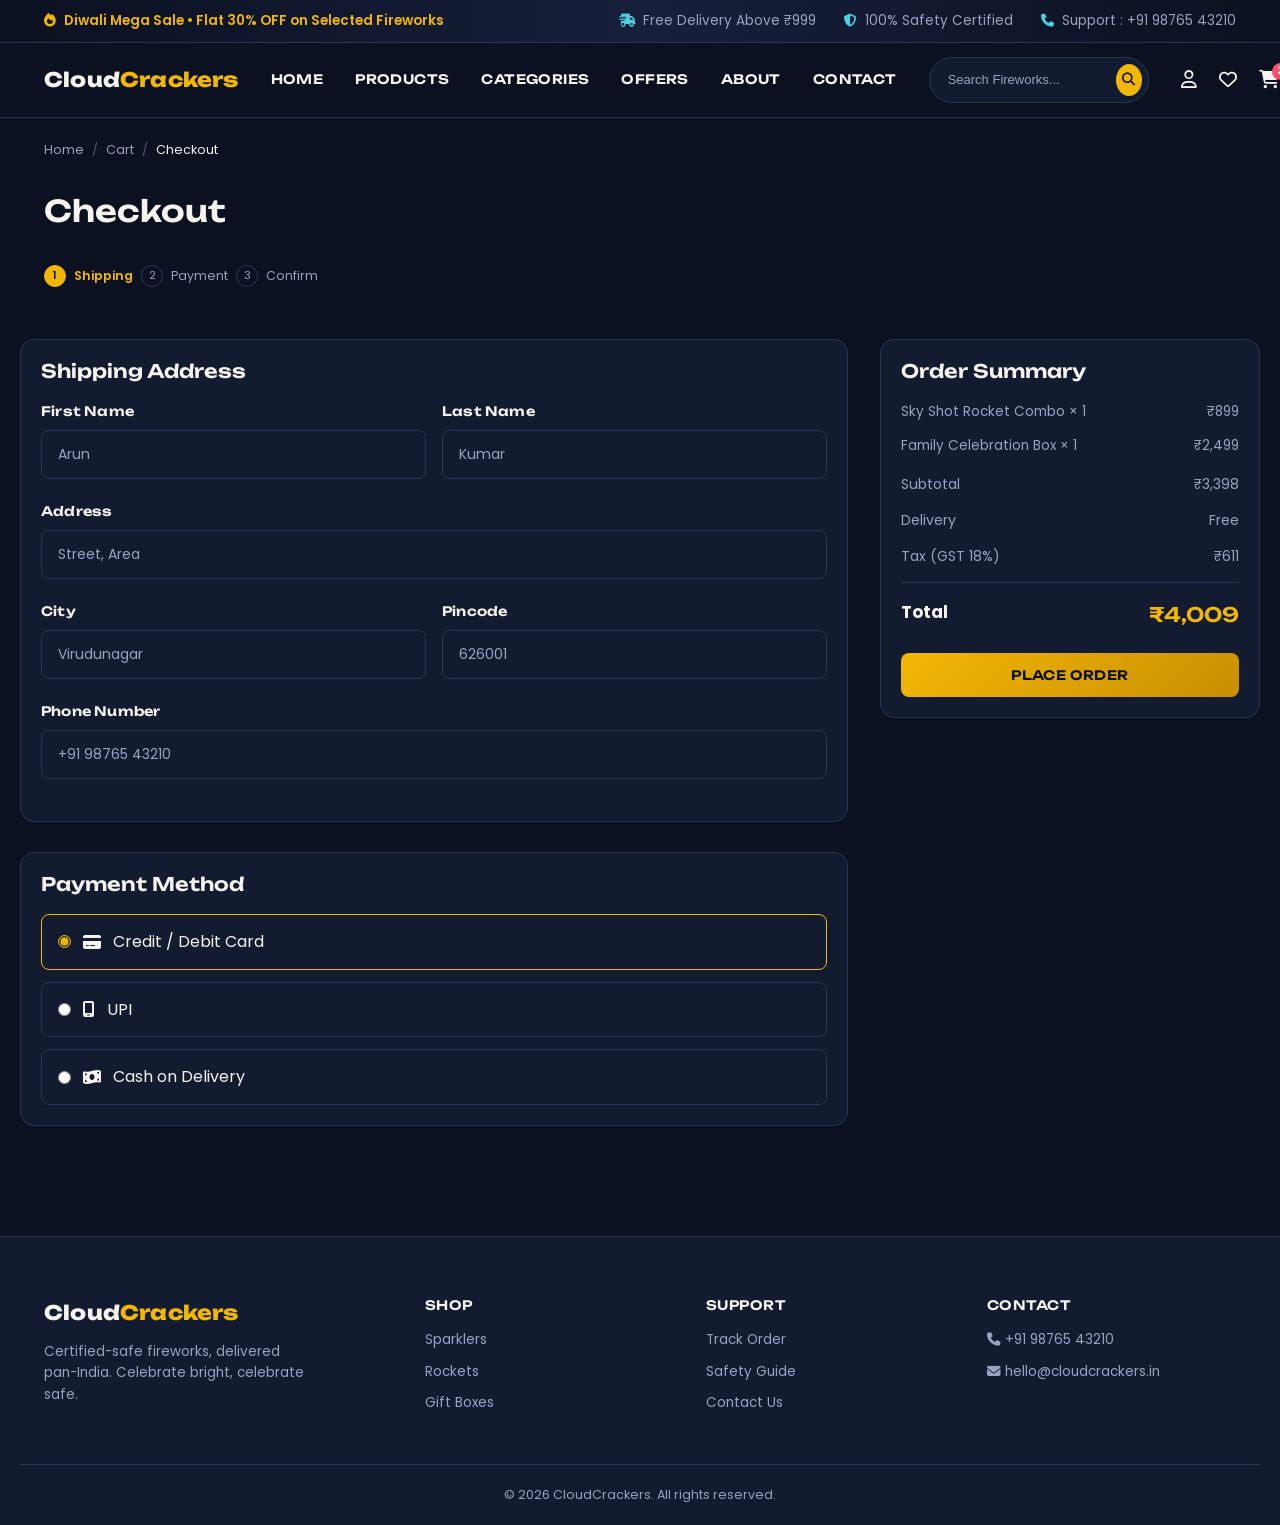
<file: frontend/pages/checkout.html>
<!DOCTYPE html>
<html lang="en">
<head>
    <meta charset="UTF-8">
    <meta name="viewport" content="width=device-width, initial-scale=1.0">
    <title>Checkout | CloudCrackers</title>
    <link rel="stylesheet" href="../css/style.css">
    <link rel="preconnect" href="https://fonts.googleapis.com">
    <link rel="preconnect" href="https://fonts.gstatic.com" crossorigin>
    <link href="https://fonts.googleapis.com/css2?family=Poppins:wght@300;400;500;600;700&family=Unbounded:wght@400;600;800&display=swap" rel="stylesheet">
    <link rel="stylesheet" href="https://cdnjs.cloudflare.com/ajax/libs/font-awesome/6.6.0/css/all.min.css">
    <link rel="icon" href="../icons/favicon.ico">
</head>
<body>
    <header class="announcement-bar">
        <div class="container">
            <div class="announcement-left">
                <i class="fa-solid fa-fire"></i>
                <span>Diwali Mega Sale • Flat 30% OFF on Selected Fireworks</span>
            </div>
            <div class="announcement-right">
                <div class="announcement-item"><i class="fa-solid fa-truck-fast"></i><span>Free Delivery Above ₹999</span></div>
                <div class="announcement-item"><i class="fa-solid fa-shield-halved"></i><span>100% Safety Certified</span></div>
                <div class="announcement-item"><i class="fa-solid fa-phone"></i><span>Support : +91 98765 43210</span></div>
            </div>
        </div>
    </header>

    <nav class="navbar">
        <div class="container">
            <div class="logo"><a href="../index.html"><span class="logo-text">Cloud<em>Crackers</em></span></a></div>
            <ul class="nav-links">
                <li><a href="../index.html">Home</a></li>
                <li><a href="products.html" class="">Products</a></li>
                <li><a href="../index.html#categories">Categories</a></li>
                <li><a href="../index.html#offers">Offers</a></li>
                <li><a href="../index.html#about">About</a></li>
                <li><a href="../index.html#contact">Contact</a></li>
            </ul>
            <div class="search-box">
                <input type="text" placeholder="Search Fireworks...">
                <button><i class="fa-solid fa-magnifying-glass"></i></button>
            </div>
            <div class="nav-icons">
                <a href="profile.html"><i class="fa-regular fa-user"></i></a>
                <a href="wishlist.html"><i class="fa-regular fa-heart"></i></a>
                <a href="cart.html"><i class="fa-solid fa-cart-shopping"></i><span class="cart-count">2</span></a>
            </div>
        </div>
    </nav>
    <div class="container">
        <div class="breadcrumb"><a href="../index.html">Home</a><span class="sep">/</span><a href="cart.html">Cart</a><span class="sep">/</span><span class="current">Checkout</span></div>
        <div class="page-header"><h1>Checkout</h1></div>
        <div class="checkout-steps">
            <span class="active"><span class="step-num">1</span> Shipping</span>
            <span><span class="step-num">2</span> Payment</span>
            <span><span class="step-num">3</span> Confirm</span>
        </div>
    </div>

    <div class="container checkout-layout">
        <div>
            <div class="card checkout-section">
                <h3>Shipping Address</h3>
                <div class="form-row">
                    <div class="form-group"><label>First Name</label><input class="form-control" type="text" placeholder="Arun"></div>
                    <div class="form-group"><label>Last Name</label><input class="form-control" type="text" placeholder="Kumar"></div>
                </div>
                <div class="form-group"><label>Address</label><input class="form-control" type="text" placeholder="Street, Area"></div>
                <div class="form-row">
                    <div class="form-group"><label>City</label><input class="form-control" type="text" placeholder="Virudunagar"></div>
                    <div class="form-group"><label>Pincode</label><input class="form-control" type="text" placeholder="626001"></div>
                </div>
                <div class="form-group"><label>Phone Number</label><input class="form-control" type="tel" placeholder="+91 98765 43210"></div>
            </div>

            <div class="card checkout-section">
                <h3>Payment Method</h3>
                <div class="payment-options">
                    <label class="payment-option selected"><input type="radio" name="pay" checked> <i class="fa-solid fa-credit-card"></i> Credit / Debit Card</label>
                    <label class="payment-option"><input type="radio" name="pay"> <i class="fa-solid fa-mobile-screen"></i> UPI</label>
                    <label class="payment-option"><input type="radio" name="pay"> <i class="fa-solid fa-money-bill-wave"></i> Cash on Delivery</label>
                </div>
            </div>
        </div>

        <div class="card order-summary">
            <h3 style="margin-bottom:18px;">Order Summary</h3>
            <div class="mini-cart-item"><span>Sky Shot Rocket Combo × 1</span><span>₹899</span></div>
            <div class="mini-cart-item"><span>Family Celebration Box × 1</span><span>₹2,499</span></div>
            <div class="summary-row" style="margin-top:16px;"><span>Subtotal</span><span>₹3,398</span></div>
            <div class="summary-row"><span>Delivery</span><span>Free</span></div>
            <div class="summary-row"><span>Tax (GST 18%)</span><span>₹611</span></div>
            <div class="summary-row total"><span>Total</span><span class="price">₹4,009</span></div>
            <button class="btn btn-primary" style="width:100%; margin-top:8px;">Place Order</button>
        </div>
    </div>
    <footer class="site-footer" id="contact">
        <div class="container footer-grid">
            <div class="footer-brand">
                <span class="logo-text">Cloud<em>Crackers</em></span>
                <p>Certified-safe fireworks, delivered pan-India. Celebrate bright, celebrate safe.</p>
            </div>
            <div class="footer-col">
                <h4>Shop</h4>
                <a href="products.html">Sparklers</a>
                <a href="products.html">Rockets</a>
                <a href="products.html">Gift Boxes</a>
            </div>
            <div class="footer-col">
                <h4>Support</h4>
                <a href="orders.html">Track Order</a>
                <a href="#">Safety Guide</a>
                <a href="#">Contact Us</a>
            </div>
            <div class="footer-col">
                <h4>Contact</h4>
                <p><i class="fa-solid fa-phone"></i> +91 98765 43210</p>
                <p><i class="fa-solid fa-envelope"></i> hello@cloudcrackers.in</p>
            </div>
        </div>
        <div class="footer-bottom container"><span>© 2026 CloudCrackers. All rights reserved.</span></div>
    </footer>
</body>
</html>
</file>
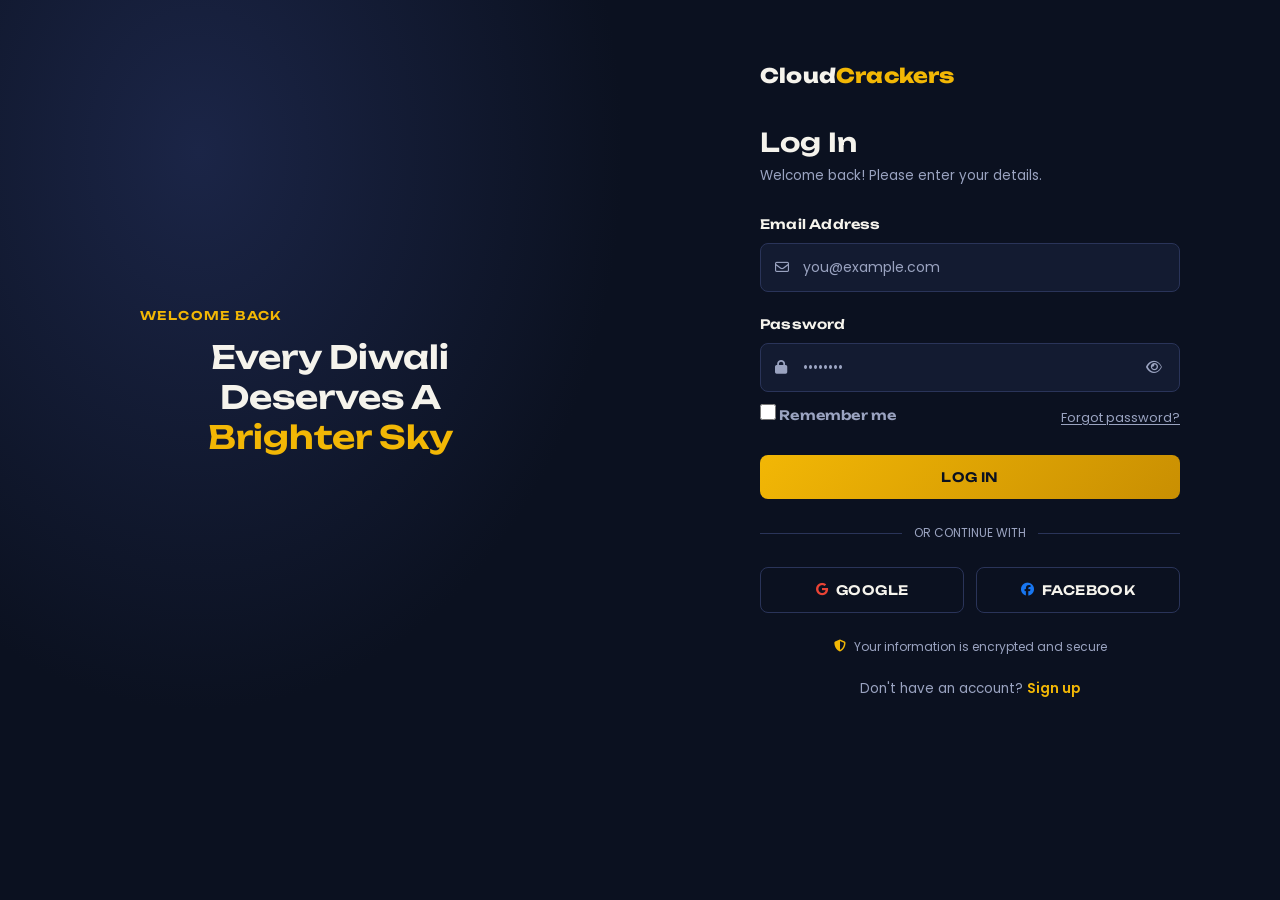
<file: frontend/pages/login.html>
<!DOCTYPE html>
<html lang="en">
<head>
    <meta charset="UTF-8">
    <meta name="viewport" content="width=device-width, initial-scale=1.0">
    <title>Log In | CloudCrackers</title>
    <link rel="stylesheet" href="../css/style.css">
    <link rel="preconnect" href="https://fonts.googleapis.com">
    <link rel="preconnect" href="https://fonts.gstatic.com" crossorigin>
    <link href="https://fonts.googleapis.com/css2?family=Poppins:wght@300;400;500;600;700&family=Unbounded:wght@400;600;800&display=swap" rel="stylesheet">
    <link rel="stylesheet" href="https://cdnjs.cloudflare.com/ajax/libs/font-awesome/6.6.0/css/all.min.css">
    <link rel="icon" href="../icons/favicon.ico">
</head>
<body>
    <div class="auth-page">
        <div class="auth-visual">
            <div>
                <span class="eyebrow">Welcome Back</span>
                <h2>Every Diwali Deserves A <span class="highlight">Brighter Sky</span></h2>
            </div>
        </div>
        <div class="auth-form-side">
            <div class="auth-card">
                <a href="../index.html" class="auth-brand" aria-label="CloudCrackers home">
                    <span class="logo-text">Cloud<em>Crackers</em></span>
                </a>

                <h1>Log In</h1>
                <p class="muted-text">Welcome back! Please enter your details.</p>

                <!-- Example server-side error — remove/hide when there's no auth failure -->
                <!--
                <div class="alert alert-error" role="alert">
                    <i class="fa-solid fa-circle-exclamation"></i>
                    Invalid email or password. Please try again.
                </div>
                -->

                <form novalidate>
                    <div class="form-group">
                        <label for="email">Email Address</label>
                        <div class="input-group">
                            <i class="fa-regular fa-envelope input-icon" aria-hidden="true"></i>
                            <input
                                class="form-control"
                                type="email"
                                id="email"
                                name="email"
                                placeholder="you@example.com"
                                autocomplete="email"
                                aria-describedby="email-error"
                                required>
                        </div>
                        <!-- <p class="field-error" id="email-error"><i class="fa-solid fa-circle-exclamation"></i> Enter a valid email address.</p> -->
                    </div>

                    <div class="form-group">
                        <label for="password">Password</label>
                        <div class="input-group">
                            <i class="fa-solid fa-lock input-icon" aria-hidden="true"></i>
                            <input
                                class="form-control"
                                type="password"
                                id="password"
                                name="password"
                                placeholder="••••••••"
                                autocomplete="current-password"
                                aria-describedby="password-error"
                                required>
                            <button type="button" class="input-toggle" aria-label="Show password" aria-pressed="false" data-toggle-password="password">
                                <i class="fa-regular fa-eye" aria-hidden="true"></i>
                            </button>
                        </div>
                        <!-- <p class="field-error" id="password-error"><i class="fa-solid fa-circle-exclamation"></i> Incorrect password.</p> -->

                        <div class="form-hint-row">
                            <label class="form-check"><input type="checkbox" name="remember"> Remember me</label>
                            <a href="#" class="link-secondary">Forgot password?</a>
                        </div>
                    </div>

                    <button type="submit" class="btn btn-primary btn-block">Log In</button>
                </form>

                <div class="auth-divider">OR CONTINUE WITH</div>
                <div class="auth-social">
                    <button type="button" class="btn btn-outline" style="flex:1;" aria-label="Sign in with Google">
                        <i class="fa-brands fa-google" aria-hidden="true"></i> Google
                    </button>
                    <button type="button" class="btn btn-outline" style="flex:1;" aria-label="Sign in with Facebook">
                        <i class="fa-brands fa-facebook" aria-hidden="true"></i> Facebook
                    </button>
                </div>

                <p class="auth-security"><i class="fa-solid fa-shield-halved" aria-hidden="true"></i> Your information is encrypted and secure</p>

                <p class="auth-switch">Don't have an account? <a href="register.html">Sign up</a></p>
            </div>
        </div>
    </div>

    <script>
        // Password visibility toggle
        document.querySelectorAll('[data-toggle-password]').forEach(function (btn) {
            btn.addEventListener('click', function () {
                var input = document.getElementById(btn.getAttribute('data-toggle-password'));
                var isHidden = input.type === 'password';
                input.type = isHidden ? 'text' : 'password';
                btn.setAttribute('aria-pressed', String(isHidden));
                btn.setAttribute('aria-label', isHidden ? 'Hide password' : 'Show password');
                btn.querySelector('i').className = isHidden ? 'fa-regular fa-eye-slash' : 'fa-regular fa-eye';
            });
        });
    </script>
</body>
</html>
</file>
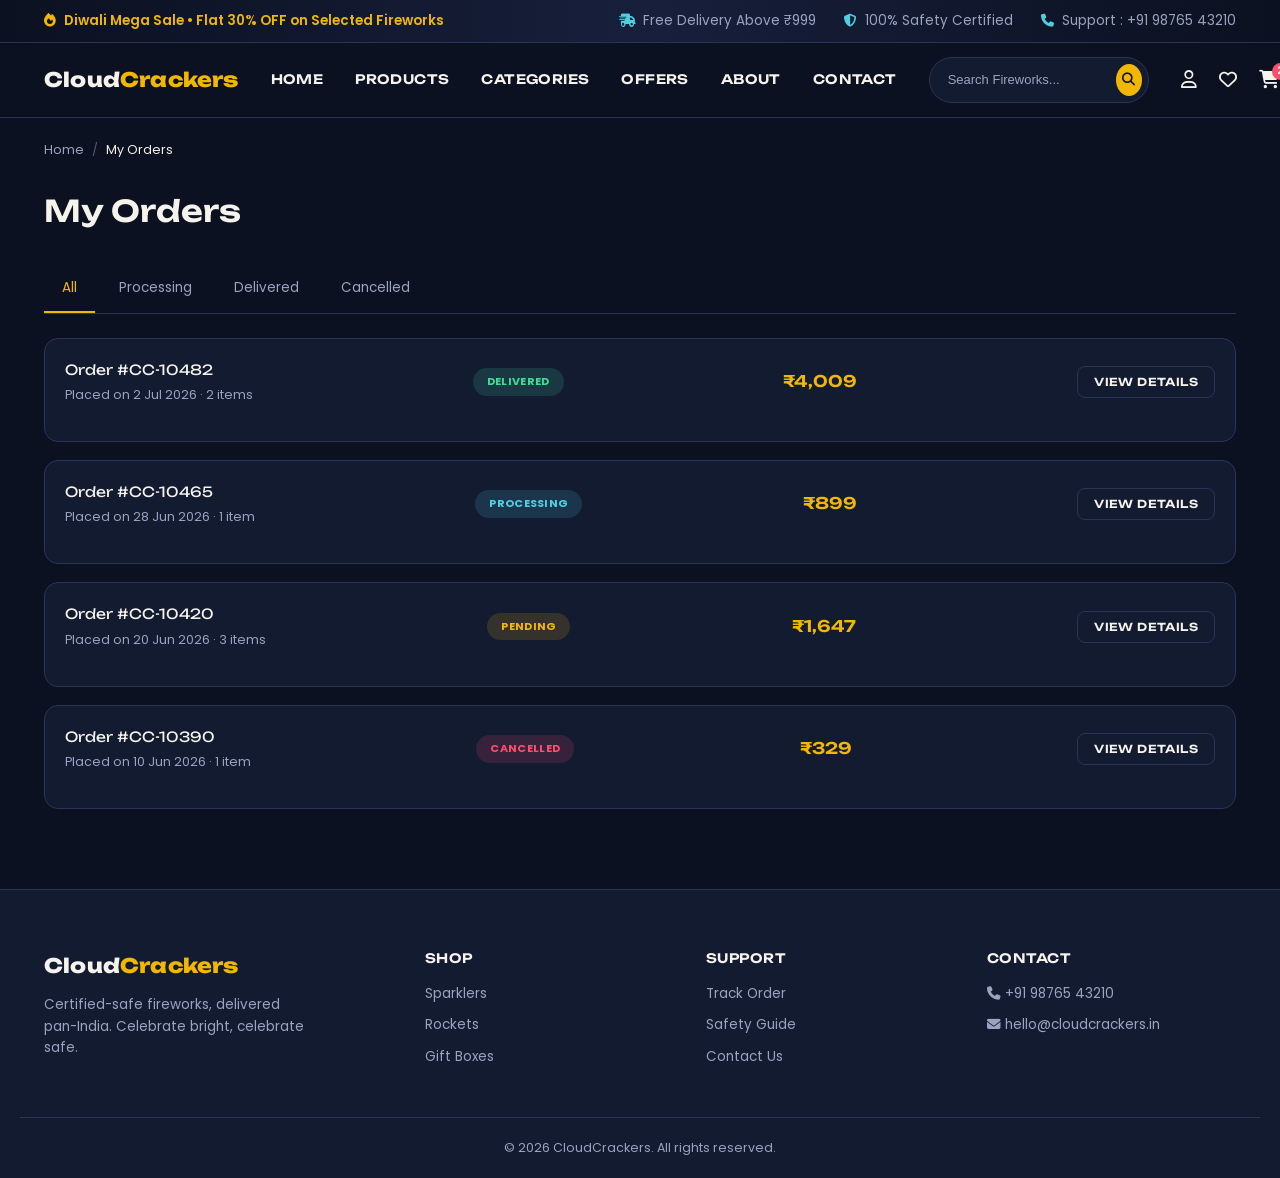
<file: frontend/pages/orders.html>
<!DOCTYPE html>
<html lang="en">
<head>
    <meta charset="UTF-8">
    <meta name="viewport" content="width=device-width, initial-scale=1.0">
    <title>My Orders | CloudCrackers</title>
    <link rel="stylesheet" href="../css/style.css">
    <link rel="preconnect" href="https://fonts.googleapis.com">
    <link rel="preconnect" href="https://fonts.gstatic.com" crossorigin>
    <link href="https://fonts.googleapis.com/css2?family=Poppins:wght@300;400;500;600;700&family=Unbounded:wght@400;600;800&display=swap" rel="stylesheet">
    <link rel="stylesheet" href="https://cdnjs.cloudflare.com/ajax/libs/font-awesome/6.6.0/css/all.min.css">
    <link rel="icon" href="../icons/favicon.ico">
</head>
<body>
    <header class="announcement-bar">
        <div class="container">
            <div class="announcement-left">
                <i class="fa-solid fa-fire"></i>
                <span>Diwali Mega Sale • Flat 30% OFF on Selected Fireworks</span>
            </div>
            <div class="announcement-right">
                <div class="announcement-item"><i class="fa-solid fa-truck-fast"></i><span>Free Delivery Above ₹999</span></div>
                <div class="announcement-item"><i class="fa-solid fa-shield-halved"></i><span>100% Safety Certified</span></div>
                <div class="announcement-item"><i class="fa-solid fa-phone"></i><span>Support : +91 98765 43210</span></div>
            </div>
        </div>
    </header>

    <nav class="navbar">
        <div class="container">
            <div class="logo"><a href="../index.html"><span class="logo-text">Cloud<em>Crackers</em></span></a></div>
            <ul class="nav-links">
                <li><a href="../index.html">Home</a></li>
                <li><a href="products.html" class="">Products</a></li>
                <li><a href="../index.html#categories">Categories</a></li>
                <li><a href="../index.html#offers">Offers</a></li>
                <li><a href="../index.html#about">About</a></li>
                <li><a href="../index.html#contact">Contact</a></li>
            </ul>
            <div class="search-box">
                <input type="text" placeholder="Search Fireworks...">
                <button><i class="fa-solid fa-magnifying-glass"></i></button>
            </div>
            <div class="nav-icons">
                <a href="profile.html"><i class="fa-regular fa-user"></i></a>
                <a href="wishlist.html"><i class="fa-regular fa-heart"></i></a>
                <a href="cart.html"><i class="fa-solid fa-cart-shopping"></i><span class="cart-count">2</span></a>
            </div>
        </div>
    </nav>
    <div class="container">
        <div class="breadcrumb"><a href="../index.html">Home</a><span class="sep">/</span><span class="current">My Orders</span></div>
        <div class="page-header"><h1>My Orders</h1></div>
        <div class="tabs">
            <a href="#" class="active">All</a>
            <a href="#">Processing</a>
            <a href="#">Delivered</a>
            <a href="#">Cancelled</a>
        </div>
    </div>

    <div class="container" style="padding-bottom:80px;">

        <div class="card" style="margin-bottom:18px;">
            <div class="order-card">
                <div>
                    <div class="order-id">Order #CC-10482</div>
                    <div class="order-date">Placed on 2 Jul 2026 · 2 items</div>
                </div>
                <span class="status-pill status-delivered">Delivered</span>
                <span class="price">₹4,009</span>
                <button class="btn btn-outline btn-sm">View Details</button>
            </div>
        </div>

        <div class="card" style="margin-bottom:18px;">
            <div class="order-card">
                <div>
                    <div class="order-id">Order #CC-10465</div>
                    <div class="order-date">Placed on 28 Jun 2026 · 1 item</div>
                </div>
                <span class="status-pill status-processing">Processing</span>
                <span class="price">₹899</span>
                <button class="btn btn-outline btn-sm">View Details</button>
            </div>
        </div>

        <div class="card" style="margin-bottom:18px;">
            <div class="order-card">
                <div>
                    <div class="order-id">Order #CC-10420</div>
                    <div class="order-date">Placed on 20 Jun 2026 · 3 items</div>
                </div>
                <span class="status-pill status-pending">Pending</span>
                <span class="price">₹1,647</span>
                <button class="btn btn-outline btn-sm">View Details</button>
            </div>
        </div>

        <div class="card">
            <div class="order-card">
                <div>
                    <div class="order-id">Order #CC-10390</div>
                    <div class="order-date">Placed on 10 Jun 2026 · 1 item</div>
                </div>
                <span class="status-pill status-cancelled">Cancelled</span>
                <span class="price">₹329</span>
                <button class="btn btn-outline btn-sm">View Details</button>
            </div>
        </div>

    </div>
    <footer class="site-footer" id="contact">
        <div class="container footer-grid">
            <div class="footer-brand">
                <span class="logo-text">Cloud<em>Crackers</em></span>
                <p>Certified-safe fireworks, delivered pan-India. Celebrate bright, celebrate safe.</p>
            </div>
            <div class="footer-col">
                <h4>Shop</h4>
                <a href="products.html">Sparklers</a>
                <a href="products.html">Rockets</a>
                <a href="products.html">Gift Boxes</a>
            </div>
            <div class="footer-col">
                <h4>Support</h4>
                <a href="orders.html">Track Order</a>
                <a href="#">Safety Guide</a>
                <a href="#">Contact Us</a>
            </div>
            <div class="footer-col">
                <h4>Contact</h4>
                <p><i class="fa-solid fa-phone"></i> +91 98765 43210</p>
                <p><i class="fa-solid fa-envelope"></i> hello@cloudcrackers.in</p>
            </div>
        </div>
        <div class="footer-bottom container"><span>© 2026 CloudCrackers. All rights reserved.</span></div>
    </footer>
</body>
</html>
</file>
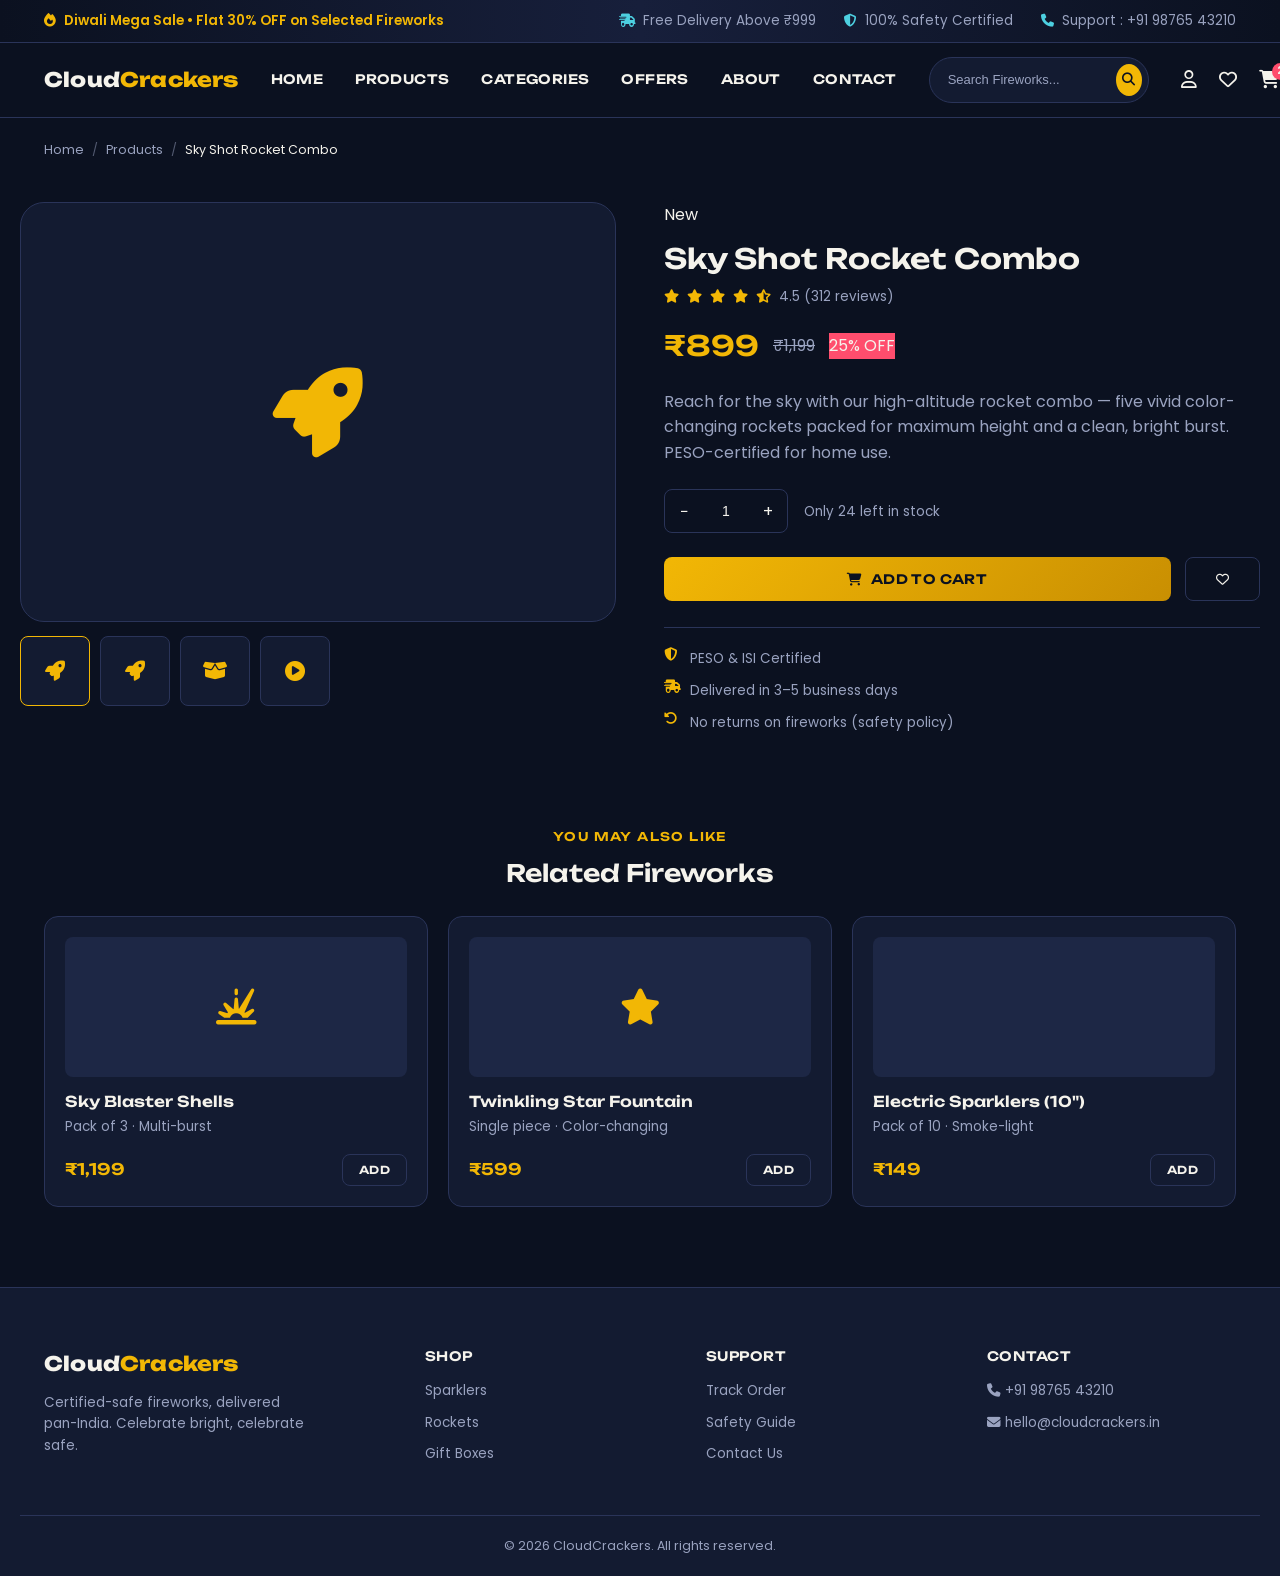
<file: frontend/pages/product-details.html>
<!DOCTYPE html>
<html lang="en">
<head>
    <meta charset="UTF-8">
    <meta name="viewport" content="width=device-width, initial-scale=1.0">
    <title>Product Details | CloudCrackers</title>
    <link rel="stylesheet" href="../css/style.css">
    <link rel="preconnect" href="https://fonts.googleapis.com">
    <link rel="preconnect" href="https://fonts.gstatic.com" crossorigin>
    <link href="https://fonts.googleapis.com/css2?family=Poppins:wght@300;400;500;600;700&family=Unbounded:wght@400;600;800&display=swap" rel="stylesheet">
    <link rel="stylesheet" href="https://cdnjs.cloudflare.com/ajax/libs/font-awesome/6.6.0/css/all.min.css">
    <link rel="icon" href="../icons/favicon.ico">
</head>
<body>
    <header class="announcement-bar">
        <div class="container">
            <div class="announcement-left">
                <i class="fa-solid fa-fire"></i>
                <span>Diwali Mega Sale • Flat 30% OFF on Selected Fireworks</span>
            </div>
            <div class="announcement-right">
                <div class="announcement-item"><i class="fa-solid fa-truck-fast"></i><span>Free Delivery Above ₹999</span></div>
                <div class="announcement-item"><i class="fa-solid fa-shield-halved"></i><span>100% Safety Certified</span></div>
                <div class="announcement-item"><i class="fa-solid fa-phone"></i><span>Support : +91 98765 43210</span></div>
            </div>
        </div>
    </header>

    <nav class="navbar">
        <div class="container">
            <div class="logo"><a href="../index.html"><span class="logo-text">Cloud<em>Crackers</em></span></a></div>
            <ul class="nav-links">
                <li><a href="../index.html">Home</a></li>
                <li><a href="products.html" class="">Products</a></li>
                <li><a href="../index.html#categories">Categories</a></li>
                <li><a href="../index.html#offers">Offers</a></li>
                <li><a href="../index.html#about">About</a></li>
                <li><a href="../index.html#contact">Contact</a></li>
            </ul>
            <div class="search-box">
                <input type="text" placeholder="Search Fireworks...">
                <button><i class="fa-solid fa-magnifying-glass"></i></button>
            </div>
            <div class="nav-icons">
                <a href="profile.html"><i class="fa-regular fa-user"></i></a>
                <a href="wishlist.html"><i class="fa-regular fa-heart"></i></a>
                <a href="cart.html"><i class="fa-solid fa-cart-shopping"></i><span class="cart-count">2</span></a>
            </div>
        </div>
    </nav>
    <div class="container">
        <div class="breadcrumb"><a href="../index.html">Home</a><span class="sep">/</span><a href="products.html">Products</a><span class="sep">/</span><span class="current">Sky Shot Rocket Combo</span></div>
    </div>

    <div class="container pd-layout">
        <div>
            <div class="pd-gallery-main"><i class="fa-solid fa-rocket"></i></div>
            <div class="pd-thumbs">
                <div class="active"><i class="fa-solid fa-rocket"></i></div>
                <div><i class="fa-solid fa-rocket"></i></div>
                <div><i class="fa-solid fa-box-open"></i></div>
                <div><i class="fa-solid fa-circle-play"></i></div>
            </div>
        </div>

        <div class="pd-info">
            <span class="badge">New</span>
            <h1 style="margin-top:14px;">Sky Shot Rocket Combo</h1>
            <div class="pd-rating">
                <i class="fa-solid fa-star"></i><i class="fa-solid fa-star"></i><i class="fa-solid fa-star"></i><i class="fa-solid fa-star"></i><i class="fa-solid fa-star-half-stroke"></i>
                <span>4.5 (312 reviews)</span>
            </div>
            <div class="pd-price-row">
                <span class="price">₹899</span>
                <span class="price-old">₹1,199</span>
                <span class="badge" style="background:var(--ember);">25% OFF</span>
            </div>
            <p class="pd-desc">Reach for the sky with our high-altitude rocket combo — five vivid color-changing rockets packed for maximum height and a clean, bright burst. PESO-certified for home use.</p>

            <div class="pd-qty-row">
                <div class="qty-stepper">
                    <button type="button">−</button>
                    <input type="text" value="1">
                    <button type="button">+</button>
                </div>
                <span class="muted-text">Only 24 left in stock</span>
            </div>

            <div class="pd-actions">
                <button class="btn btn-primary btn-lg" style="flex:1;"><i class="fa-solid fa-cart-shopping"></i> Add to Cart</button>
                <button class="btn btn-outline btn-lg"><i class="fa-regular fa-heart"></i></button>
            </div>

            <ul class="pd-meta">
                <li><i class="fa-solid fa-shield-halved"></i> PESO &amp; ISI Certified</li>
                <li><i class="fa-solid fa-truck-fast"></i> Delivered in 3–5 business days</li>
                <li><i class="fa-solid fa-rotate-left"></i> No returns on fireworks (safety policy)</li>
            </ul>
        </div>
    </div>

    <div class="container" style="padding-bottom:80px;">
        <div class="section-head" style="margin-bottom:28px;">
            <span class="eyebrow">You May Also Like</span>
            <h2>Related Fireworks</h2>
        </div>
        <div class="products-grid-page">
            <a href="product-details.html" class="card product-card">
                <div class="product-thumb"><i class="fa-solid fa-explosion"></i></div>
                <h3>Sky Blaster Shells</h3>
                <p class="muted-text">Pack of 3 · Multi-burst</p>
                <div class="product-foot"><span class="price">₹1,199</span><button class="btn btn-outline btn-sm">Add</button></div>
            </a>
            <a href="product-details.html" class="card product-card">
                <div class="product-thumb"><i class="fa-solid fa-star"></i></div>
                <h3>Twinkling Star Fountain</h3>
                <p class="muted-text">Single piece · Color-changing</p>
                <div class="product-foot"><span class="price">₹599</span><button class="btn btn-outline btn-sm">Add</button></div>
            </a>
            <a href="product-details.html" class="card product-card">
                <div class="product-thumb"><i class="fa-solid fa-sparkles"></i></div>
                <h3>Electric Sparklers (10")</h3>
                <p class="muted-text">Pack of 10 · Smoke-light</p>
                <div class="product-foot"><span class="price">₹149</span><button class="btn btn-outline btn-sm">Add</button></div>
            </a>
        </div>
    </div>
    <footer class="site-footer" id="contact">
        <div class="container footer-grid">
            <div class="footer-brand">
                <span class="logo-text">Cloud<em>Crackers</em></span>
                <p>Certified-safe fireworks, delivered pan-India. Celebrate bright, celebrate safe.</p>
            </div>
            <div class="footer-col">
                <h4>Shop</h4>
                <a href="products.html">Sparklers</a>
                <a href="products.html">Rockets</a>
                <a href="products.html">Gift Boxes</a>
            </div>
            <div class="footer-col">
                <h4>Support</h4>
                <a href="orders.html">Track Order</a>
                <a href="#">Safety Guide</a>
                <a href="#">Contact Us</a>
            </div>
            <div class="footer-col">
                <h4>Contact</h4>
                <p><i class="fa-solid fa-phone"></i> +91 98765 43210</p>
                <p><i class="fa-solid fa-envelope"></i> hello@cloudcrackers.in</p>
            </div>
        </div>
        <div class="footer-bottom container"><span>© 2026 CloudCrackers. All rights reserved.</span></div>
    </footer>
</body>
</html>
</file>
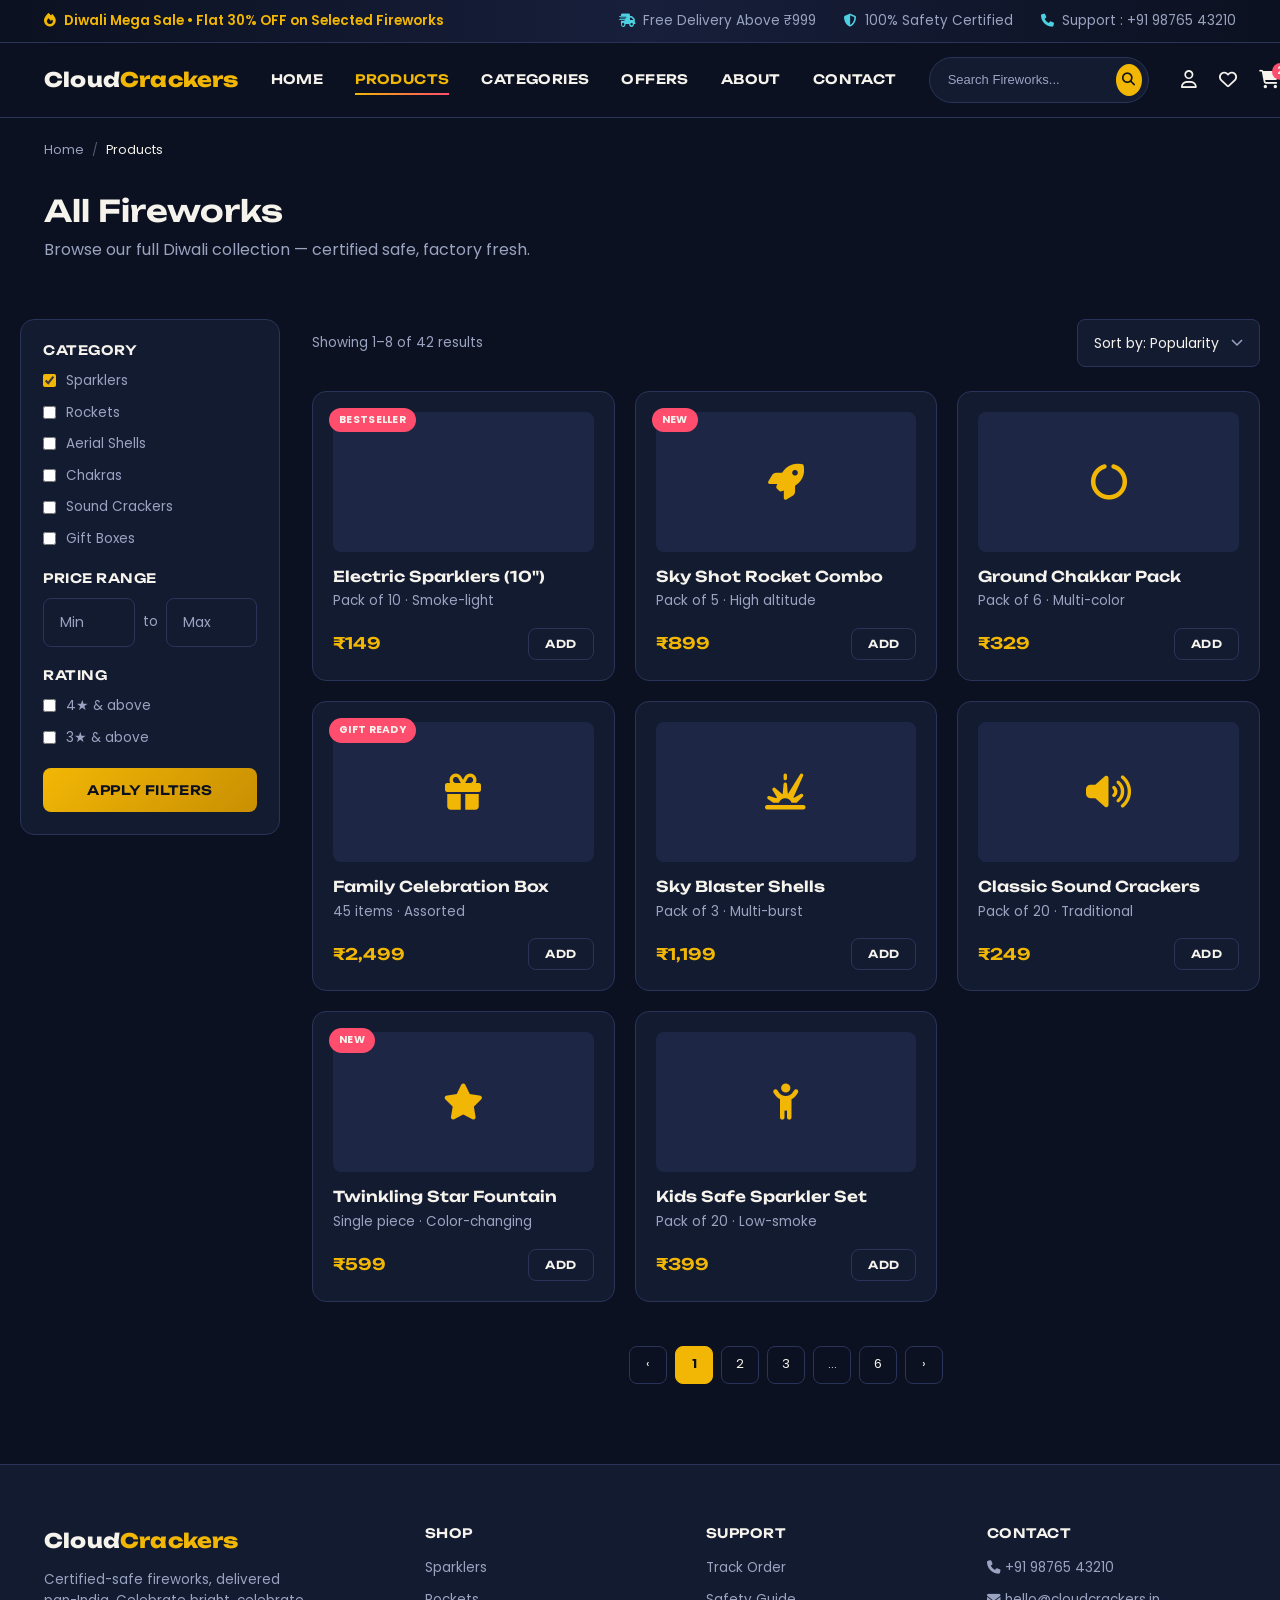
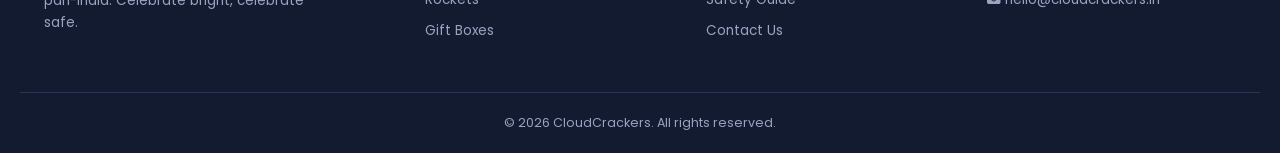
<file: frontend/pages/products.html>
<!DOCTYPE html>
<html lang="en">
<head>
    <meta charset="UTF-8">
    <meta name="viewport" content="width=device-width, initial-scale=1.0">
    <title>Products | CloudCrackers</title>
    <link rel="stylesheet" href="../css/style.css">
    <link rel="preconnect" href="https://fonts.googleapis.com">
    <link rel="preconnect" href="https://fonts.gstatic.com" crossorigin>
    <link href="https://fonts.googleapis.com/css2?family=Poppins:wght@300;400;500;600;700&family=Unbounded:wght@400;600;800&display=swap" rel="stylesheet">
    <link rel="stylesheet" href="https://cdnjs.cloudflare.com/ajax/libs/font-awesome/6.6.0/css/all.min.css">
    <link rel="icon" href="../icons/favicon.ico">
</head>
<body>
    <header class="announcement-bar">
        <div class="container">
            <div class="announcement-left">
                <i class="fa-solid fa-fire"></i>
                <span>Diwali Mega Sale • Flat 30% OFF on Selected Fireworks</span>
            </div>
            <div class="announcement-right">
                <div class="announcement-item"><i class="fa-solid fa-truck-fast"></i><span>Free Delivery Above ₹999</span></div>
                <div class="announcement-item"><i class="fa-solid fa-shield-halved"></i><span>100% Safety Certified</span></div>
                <div class="announcement-item"><i class="fa-solid fa-phone"></i><span>Support : +91 98765 43210</span></div>
            </div>
        </div>
    </header>

    <nav class="navbar">
        <div class="container">
            <div class="logo"><a href="../index.html"><span class="logo-text">Cloud<em>Crackers</em></span></a></div>
            <ul class="nav-links">
                <li><a href="../index.html">Home</a></li>
                <li><a href="products.html" class="active">Products</a></li>
                <li><a href="../index.html#categories">Categories</a></li>
                <li><a href="../index.html#offers">Offers</a></li>
                <li><a href="../index.html#about">About</a></li>
                <li><a href="../index.html#contact">Contact</a></li>
            </ul>
            <div class="search-box">
                <input type="text" placeholder="Search Fireworks...">
                <button><i class="fa-solid fa-magnifying-glass"></i></button>
            </div>
            <div class="nav-icons">
                <a href="profile.html"><i class="fa-regular fa-user"></i></a>
                <a href="wishlist.html"><i class="fa-regular fa-heart"></i></a>
                <a href="cart.html"><i class="fa-solid fa-cart-shopping"></i><span class="cart-count">2</span></a>
            </div>
        </div>
    </nav>
    <div class="container">
        <div class="breadcrumb"><a href="../index.html">Home</a><span class="sep">/</span><span class="current">Products</span></div>
        <div class="page-header">
            <h1>All Fireworks</h1>
            <p>Browse our full Diwali collection — certified safe, factory fresh.</p>
        </div>
    </div>

    <div class="container products-layout">
        <aside class="filter-panel">
            <h4>Category</h4>
            <label class="filter-option"><input type="checkbox" checked> Sparklers</label>
            <label class="filter-option"><input type="checkbox"> Rockets</label>
            <label class="filter-option"><input type="checkbox"> Aerial Shells</label>
            <label class="filter-option"><input type="checkbox"> Chakras</label>
            <label class="filter-option"><input type="checkbox"> Sound Crackers</label>
            <label class="filter-option"><input type="checkbox"> Gift Boxes</label>

            <h4>Price Range</h4>
            <div class="price-range">
                <input class="form-control" type="number" placeholder="Min">
                <span class="muted-text">to</span>
                <input class="form-control" type="number" placeholder="Max">
            </div>

            <h4>Rating</h4>
            <label class="filter-option"><input type="checkbox"> 4★ &amp; above</label>
            <label class="filter-option"><input type="checkbox"> 3★ &amp; above</label>

            <button class="btn btn-primary" style="width:100%; margin-top:10px;">Apply Filters</button>
        </aside>

        <div>
            <div class="toolbar">
                <span class="results-count">Showing 1–8 of 42 results</span>
                <select class="form-control sort-select">
                    <option>Sort by: Popularity</option>
                    <option>Price: Low to High</option>
                    <option>Price: High to Low</option>
                    <option>Newest First</option>
                </select>
            </div>

            <div class="products-grid-page">
                <a href="product-details.html" class="card product-card">
                    <span class="badge">Bestseller</span>
                    <div class="product-thumb"><i class="fa-solid fa-sparkles"></i></div>
                    <h3>Electric Sparklers (10")</h3>
                    <p class="muted-text">Pack of 10 · Smoke-light</p>
                    <div class="product-foot"><span class="price">₹149</span><button class="btn btn-outline btn-sm">Add</button></div>
                </a>
                <a href="product-details.html" class="card product-card">
                    <span class="badge">New</span>
                    <div class="product-thumb"><i class="fa-solid fa-rocket"></i></div>
                    <h3>Sky Shot Rocket Combo</h3>
                    <p class="muted-text">Pack of 5 · High altitude</p>
                    <div class="product-foot"><span class="price">₹899</span><button class="btn btn-outline btn-sm">Add</button></div>
                </a>
                <a href="product-details.html" class="card product-card">
                    <div class="product-thumb"><i class="fa-solid fa-circle-notch"></i></div>
                    <h3>Ground Chakkar Pack</h3>
                    <p class="muted-text">Pack of 6 · Multi-color</p>
                    <div class="product-foot"><span class="price">₹329</span><button class="btn btn-outline btn-sm">Add</button></div>
                </a>
                <a href="product-details.html" class="card product-card">
                    <span class="badge">Gift Ready</span>
                    <div class="product-thumb"><i class="fa-solid fa-gift"></i></div>
                    <h3>Family Celebration Box</h3>
                    <p class="muted-text">45 items · Assorted</p>
                    <div class="product-foot"><span class="price">₹2,499</span><button class="btn btn-outline btn-sm">Add</button></div>
                </a>
                <a href="product-details.html" class="card product-card">
                    <div class="product-thumb"><i class="fa-solid fa-explosion"></i></div>
                    <h3>Sky Blaster Shells</h3>
                    <p class="muted-text">Pack of 3 · Multi-burst</p>
                    <div class="product-foot"><span class="price">₹1,199</span><button class="btn btn-outline btn-sm">Add</button></div>
                </a>
                <a href="product-details.html" class="card product-card">
                    <div class="product-thumb"><i class="fa-solid fa-volume-high"></i></div>
                    <h3>Classic Sound Crackers</h3>
                    <p class="muted-text">Pack of 20 · Traditional</p>
                    <div class="product-foot"><span class="price">₹249</span><button class="btn btn-outline btn-sm">Add</button></div>
                </a>
                <a href="product-details.html" class="card product-card">
                    <span class="badge">New</span>
                    <div class="product-thumb"><i class="fa-solid fa-star"></i></div>
                    <h3>Twinkling Star Fountain</h3>
                    <p class="muted-text">Single piece · Color-changing</p>
                    <div class="product-foot"><span class="price">₹599</span><button class="btn btn-outline btn-sm">Add</button></div>
                </a>
                <a href="product-details.html" class="card product-card">
                    <div class="product-thumb"><i class="fa-solid fa-child-reaching"></i></div>
                    <h3>Kids Safe Sparkler Set</h3>
                    <p class="muted-text">Pack of 20 · Low-smoke</p>
                    <div class="product-foot"><span class="price">₹399</span><button class="btn btn-outline btn-sm">Add</button></div>
                </a>
            </div>

            <div class="pagination">
                <a href="#">‹</a>
                <span class="active">1</span>
                <a href="#">2</a>
                <a href="#">3</a>
                <a href="#">…</a>
                <a href="#">6</a>
                <a href="#">›</a>
            </div>
        </div>
    </div>
    <footer class="site-footer" id="contact">
        <div class="container footer-grid">
            <div class="footer-brand">
                <span class="logo-text">Cloud<em>Crackers</em></span>
                <p>Certified-safe fireworks, delivered pan-India. Celebrate bright, celebrate safe.</p>
            </div>
            <div class="footer-col">
                <h4>Shop</h4>
                <a href="products.html">Sparklers</a>
                <a href="products.html">Rockets</a>
                <a href="products.html">Gift Boxes</a>
            </div>
            <div class="footer-col">
                <h4>Support</h4>
                <a href="orders.html">Track Order</a>
                <a href="#">Safety Guide</a>
                <a href="#">Contact Us</a>
            </div>
            <div class="footer-col">
                <h4>Contact</h4>
                <p><i class="fa-solid fa-phone"></i> +91 98765 43210</p>
                <p><i class="fa-solid fa-envelope"></i> hello@cloudcrackers.in</p>
            </div>
        </div>
        <div class="footer-bottom container"><span>© 2026 CloudCrackers. All rights reserved.</span></div>
    </footer>
</body>
</html>
</file>
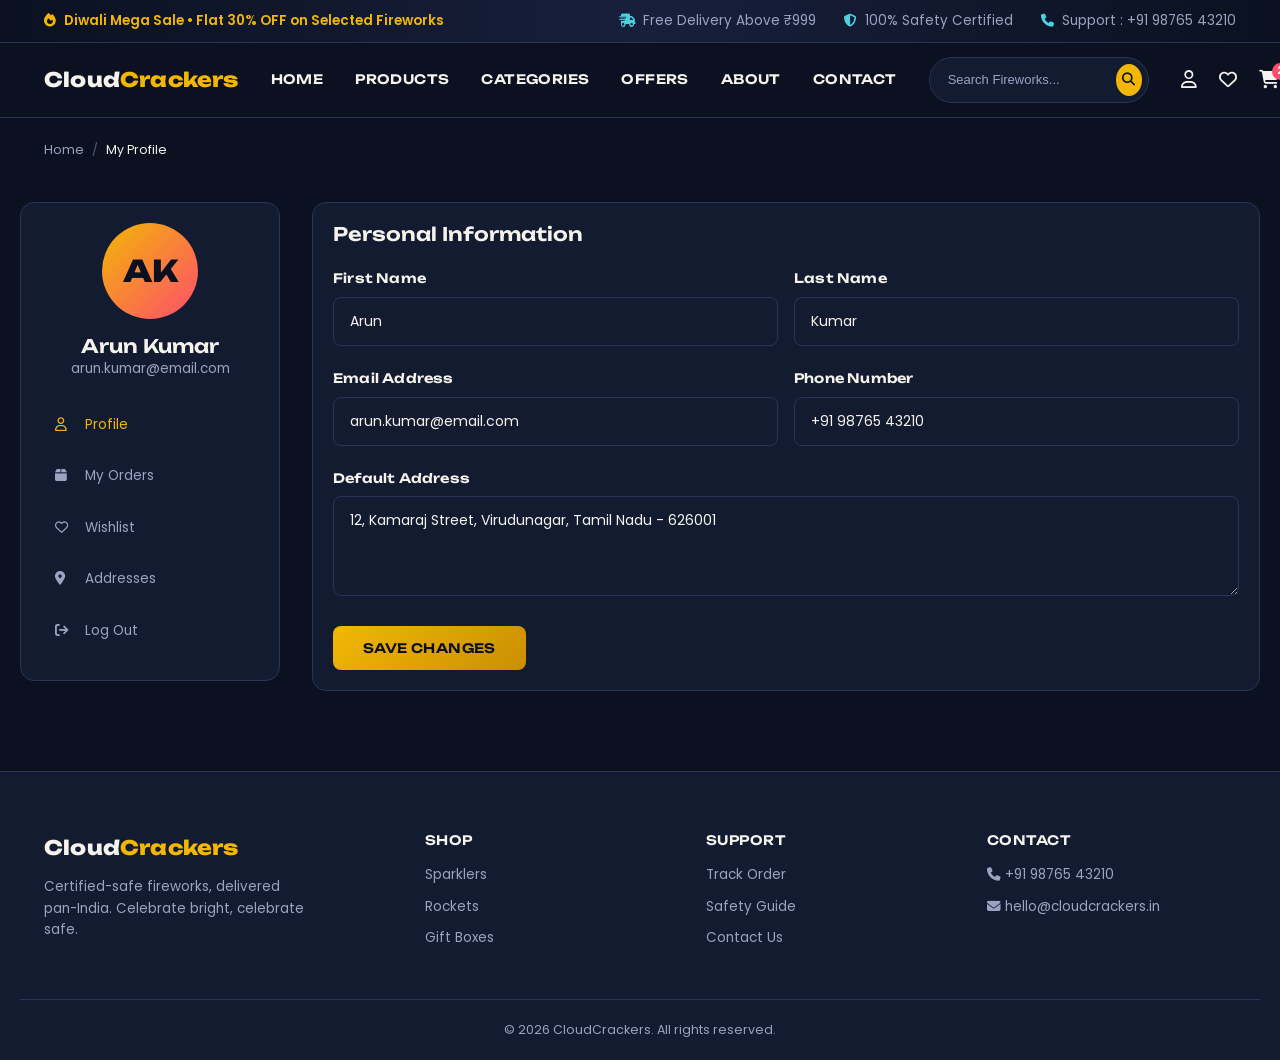
<file: frontend/pages/profile.html>
<!DOCTYPE html>
<html lang="en">
<head>
    <meta charset="UTF-8">
    <meta name="viewport" content="width=device-width, initial-scale=1.0">
    <title>My Profile | CloudCrackers</title>
    <link rel="stylesheet" href="../css/style.css">
    <link rel="preconnect" href="https://fonts.googleapis.com">
    <link rel="preconnect" href="https://fonts.gstatic.com" crossorigin>
    <link href="https://fonts.googleapis.com/css2?family=Poppins:wght@300;400;500;600;700&family=Unbounded:wght@400;600;800&display=swap" rel="stylesheet">
    <link rel="stylesheet" href="https://cdnjs.cloudflare.com/ajax/libs/font-awesome/6.6.0/css/all.min.css">
    <link rel="icon" href="../icons/favicon.ico">
</head>
<body>
    <header class="announcement-bar">
        <div class="container">
            <div class="announcement-left">
                <i class="fa-solid fa-fire"></i>
                <span>Diwali Mega Sale • Flat 30% OFF on Selected Fireworks</span>
            </div>
            <div class="announcement-right">
                <div class="announcement-item"><i class="fa-solid fa-truck-fast"></i><span>Free Delivery Above ₹999</span></div>
                <div class="announcement-item"><i class="fa-solid fa-shield-halved"></i><span>100% Safety Certified</span></div>
                <div class="announcement-item"><i class="fa-solid fa-phone"></i><span>Support : +91 98765 43210</span></div>
            </div>
        </div>
    </header>

    <nav class="navbar">
        <div class="container">
            <div class="logo"><a href="../index.html"><span class="logo-text">Cloud<em>Crackers</em></span></a></div>
            <ul class="nav-links">
                <li><a href="../index.html">Home</a></li>
                <li><a href="products.html" class="">Products</a></li>
                <li><a href="../index.html#categories">Categories</a></li>
                <li><a href="../index.html#offers">Offers</a></li>
                <li><a href="../index.html#about">About</a></li>
                <li><a href="../index.html#contact">Contact</a></li>
            </ul>
            <div class="search-box">
                <input type="text" placeholder="Search Fireworks...">
                <button><i class="fa-solid fa-magnifying-glass"></i></button>
            </div>
            <div class="nav-icons">
                <a href="profile.html"><i class="fa-regular fa-user"></i></a>
                <a href="wishlist.html"><i class="fa-regular fa-heart"></i></a>
                <a href="cart.html"><i class="fa-solid fa-cart-shopping"></i><span class="cart-count">2</span></a>
            </div>
        </div>
    </nav>
    <div class="container">
        <div class="breadcrumb"><a href="../index.html">Home</a><span class="sep">/</span><span class="current">My Profile</span></div>
    </div>

    <div class="container profile-layout">
        <aside class="profile-side">
            <div class="card">
                <div class="profile-avatar">AK</div>
                <h3>Arun Kumar</h3>
                <p class="muted-text" style="margin-bottom:22px;">arun.kumar@email.com</p>
                <nav class="profile-nav" style="text-align:left;">
                    <a href="profile.html" class="active"><i class="fa-regular fa-user"></i> Profile</a>
                    <a href="orders.html"><i class="fa-solid fa-box"></i> My Orders</a>
                    <a href="wishlist.html"><i class="fa-regular fa-heart"></i> Wishlist</a>
                    <a href="#"><i class="fa-solid fa-location-dot"></i> Addresses</a>
                    <a href="login.html"><i class="fa-solid fa-arrow-right-from-bracket"></i> Log Out</a>
                </nav>
            </div>
        </aside>

        <div class="card">
            <h3 style="margin-bottom:22px;">Personal Information</h3>
            <div class="form-row">
                <div class="form-group"><label>First Name</label><input class="form-control" type="text" value="Arun"></div>
                <div class="form-group"><label>Last Name</label><input class="form-control" type="text" value="Kumar"></div>
            </div>
            <div class="form-row">
                <div class="form-group"><label>Email Address</label><input class="form-control" type="email" value="arun.kumar@email.com"></div>
                <div class="form-group"><label>Phone Number</label><input class="form-control" type="tel" value="+91 98765 43210"></div>
            </div>
            <div class="form-group"><label>Default Address</label><textarea class="form-control">12, Kamaraj Street, Virudunagar, Tamil Nadu - 626001</textarea></div>
            <button class="btn btn-primary">Save Changes</button>
        </div>
    </div>
    <footer class="site-footer" id="contact">
        <div class="container footer-grid">
            <div class="footer-brand">
                <span class="logo-text">Cloud<em>Crackers</em></span>
                <p>Certified-safe fireworks, delivered pan-India. Celebrate bright, celebrate safe.</p>
            </div>
            <div class="footer-col">
                <h4>Shop</h4>
                <a href="products.html">Sparklers</a>
                <a href="products.html">Rockets</a>
                <a href="products.html">Gift Boxes</a>
            </div>
            <div class="footer-col">
                <h4>Support</h4>
                <a href="orders.html">Track Order</a>
                <a href="#">Safety Guide</a>
                <a href="#">Contact Us</a>
            </div>
            <div class="footer-col">
                <h4>Contact</h4>
                <p><i class="fa-solid fa-phone"></i> +91 98765 43210</p>
                <p><i class="fa-solid fa-envelope"></i> hello@cloudcrackers.in</p>
            </div>
        </div>
        <div class="footer-bottom container"><span>© 2026 CloudCrackers. All rights reserved.</span></div>
    </footer>
</body>
</html>
</file>
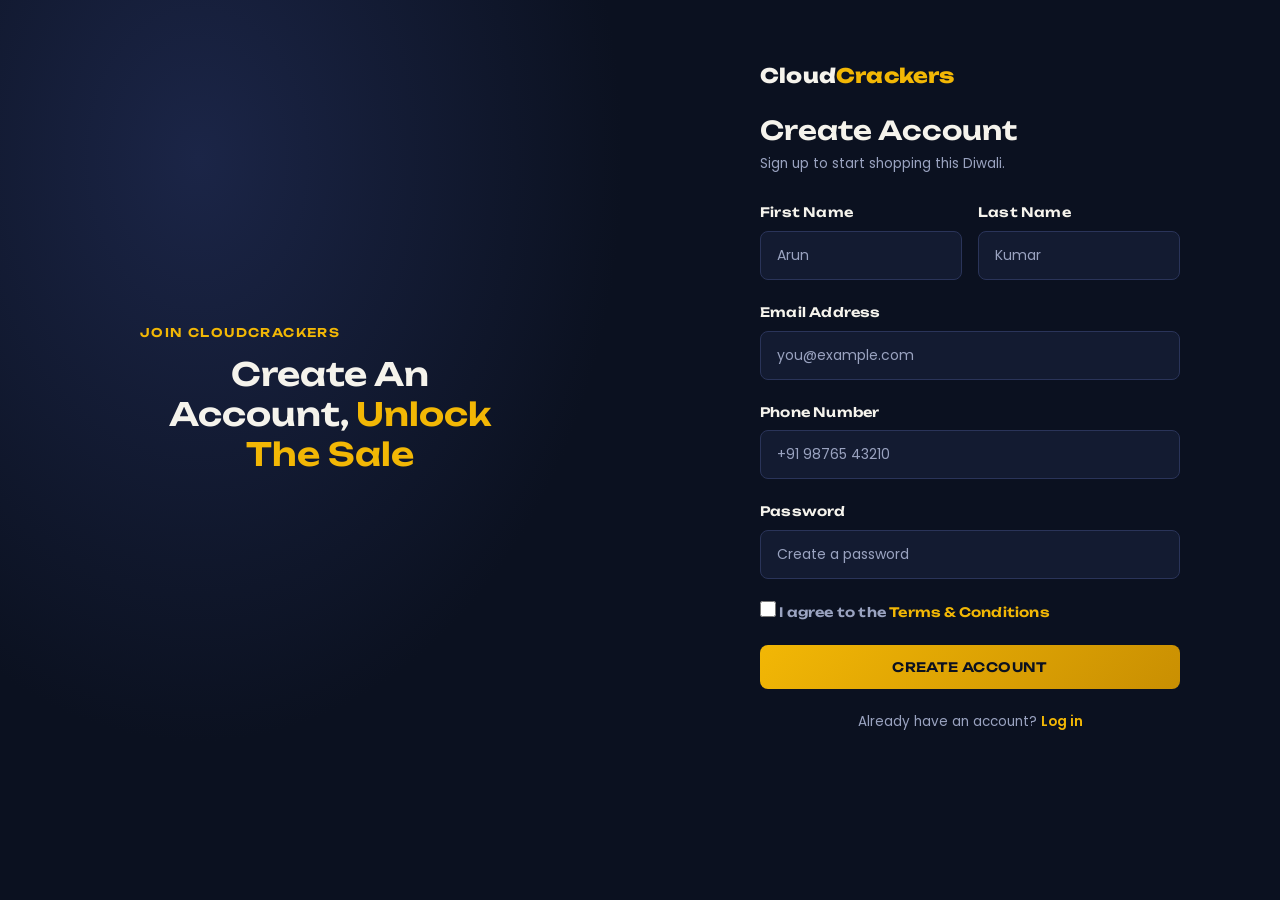
<file: frontend/pages/register.html>
<!DOCTYPE html>
<html lang="en">
<head>
    <meta charset="UTF-8">
    <meta name="viewport" content="width=device-width, initial-scale=1.0">
    <title>Register | CloudCrackers</title>
    <link rel="stylesheet" href="../css/style.css">
    <link rel="preconnect" href="https://fonts.googleapis.com">
    <link rel="preconnect" href="https://fonts.gstatic.com" crossorigin>
    <link href="https://fonts.googleapis.com/css2?family=Poppins:wght@300;400;500;600;700&family=Unbounded:wght@400;600;800&display=swap" rel="stylesheet">
    <link rel="stylesheet" href="https://cdnjs.cloudflare.com/ajax/libs/font-awesome/6.6.0/css/all.min.css">
    <link rel="icon" href="../icons/favicon.ico">
</head>
<body>
    <div class="auth-page">
        <div class="auth-visual">
            <div>
                <span class="eyebrow">Join CloudCrackers</span>
                <h2>Create An Account, <span class="highlight">Unlock The Sale</span></h2>
            </div>
        </div>
        <div class="auth-form-side">
            <div class="auth-card">
                <a href="../index.html"><span class="logo-text">Cloud<em>Crackers</em></span></a>
                <h1 style="margin-top:22px;">Create Account</h1>
                <p class="muted-text">Sign up to start shopping this Diwali.</p>

                <form>
                    <div class="form-row">
                        <div class="form-group">
                            <label for="fname">First Name</label>
                            <input class="form-control" type="text" id="fname" placeholder="Arun">
                        </div>
                        <div class="form-group">
                            <label for="lname">Last Name</label>
                            <input class="form-control" type="text" id="lname" placeholder="Kumar">
                        </div>
                    </div>
                    <div class="form-group">
                        <label for="remail">Email Address</label>
                        <input class="form-control" type="email" id="remail" placeholder="you@example.com" required>
                    </div>
                    <div class="form-group">
                        <label for="rphone">Phone Number</label>
                        <input class="form-control" type="tel" id="rphone" placeholder="+91 98765 43210">
                    </div>
                    <div class="form-group">
                        <label for="rpassword">Password</label>
                        <input class="form-control" type="password" id="rpassword" placeholder="Create a password" required>
                    </div>
                    <div class="form-group">
                        <label class="form-check"><input type="checkbox" required> I agree to the <a href="#" style="color:var(--gold);">Terms &amp; Conditions</a></label>
                    </div>
                    <button type="submit" class="btn btn-primary" style="width:100%;">Create Account</button>
                </form>

                <p class="auth-switch">Already have an account? <a href="login.html">Log in</a></p>
            </div>
        </div>
    </div>
</body>
</html>
</file>
<file: frontend/css/style.css>
/* ==========================================================================
   CloudCrackers — Style System
   Theme: "Night Sky + Marigold Spark"
   Night-sky base (fireworks only shine in the dark) + marigold gold as the
   one premium accent. Ember-pink and spark-cyan are reserved for small,
   deliberate bursts of celebration — never both at once in one component.
   Signature element: a radiating "burst" motif — drawn once as raw SVG
   rays in the hero, then echoed small in icons, badges and hovers.
   ========================================================================== */

:root {
    --sky-900: #0B1120;
    --sky-800: #131B31;
    --sky-700: #1D2745;
    --sky-line: #2A3459;

    --gold: #F2B705;
    --gold-deep: #C98F02;
    --ember: #FF4D6D;
    --spark-cyan: #4DD0E1;

    --paper: #F5F3EC;
    --ink: #0B1120;
    --muted: #9AA3C0;

    --font-display: 'Unbounded', 'Poppins', sans-serif;
    --font-body: 'Poppins', sans-serif;

    --container: 1240px;
    --radius-sm: 8px;
    --radius-md: 14px;
    --radius-lg: 24px;
}

* { margin: 0; padding: 0; box-sizing: border-box; }
html { scroll-behavior: smooth; }

body {
    font-family: var(--font-body);
    background: var(--sky-900);
    color: var(--paper);
    line-height: 1.6;
    -webkit-font-smoothing: antialiased;
}

a { text-decoration: none; color: inherit; }
ul { list-style: none; }
img { max-width: 100%; display: block; }
button { font-family: inherit; cursor: pointer; border: none; background: none; }

.container { max-width: var(--container); margin: 0 auto; padding: 0 24px; }
:focus-visible { outline: 2px solid var(--gold); outline-offset: 2px; }

@media (prefers-reduced-motion: reduce) {
    *, .burst-rays, .star { animation: none !important; transition: none !important; }
}

h1, h2, h3, h4 {
    font-family: var(--font-display);
    font-weight: 600;
    color: var(--paper);
    line-height: 1.25;
}

.eyebrow {
    display: inline-block;
    font-family: var(--font-display);
    font-size: 12px;
    font-weight: 600;
    letter-spacing: 1.4px;
    text-transform: uppercase;
    color: var(--gold);
    margin-bottom: 12px;
}

.eyebrow-light { color: var(--sky-900); }
.muted-text { color: var(--muted); font-size: 13.5px; }

/* ==========================================================================
   Announcement bar
   ========================================================================== */

.announcement-bar {
    background: linear-gradient(90deg, #0B1120 0%, #171F3B 50%, #0B1120 100%);
    border-bottom: 1px solid var(--sky-line);
    font-size: 13.5px;
    color: var(--muted);
}

.announcement-bar .container {
    display: flex; align-items: center; justify-content: space-between;
    padding-top: 10px; padding-bottom: 10px; flex-wrap: wrap; gap: 8px;
}

.announcement-left { display: flex; align-items: center; gap: 8px; color: var(--gold); font-weight: 600; }
.announcement-right { display: flex; align-items: center; gap: 28px; }
.announcement-item { display: flex; align-items: center; gap: 8px; }
.announcement-item i { color: var(--spark-cyan); font-size: 13px; }

@keyframes burst-pulse {
    0%, 100% { text-shadow: 0 0 0 rgba(242, 183, 5, 0); }
    50% { text-shadow: 0 0 10px rgba(242, 183, 5, 0.75); }
}
.announcement-left .fa-fire { animation: burst-pulse 2.4s ease-in-out infinite; }

/* ==========================================================================
   Navbar
   ========================================================================== */

.navbar { background: var(--sky-900); position: sticky; top: 0; z-index: 100; border-bottom: 1px solid var(--sky-line); }
.navbar .container { display: flex; align-items: center; justify-content: space-between; gap: 32px; padding: 14px 24px; }

.logo-text {
    font-family: var(--font-display);
    font-size: 20px;
    font-weight: 800;
    color: var(--paper);
    letter-spacing: 0.2px;
}
.logo-text em { font-style: normal; color: var(--gold); }

.nav-links {
    display: flex; align-items: center; gap: 32px;
    font-family: var(--font-display); font-size: 13px; font-weight: 600;
    letter-spacing: 0.4px; text-transform: uppercase;
    flex: 1; justify-content: center;
}

.nav-links a { position: relative; padding: 6px 0; color: var(--paper); transition: color 0.2s ease; }
.nav-links a::after {
    content: ''; position: absolute; left: 0; bottom: -2px; width: 0; height: 2px;
    background: linear-gradient(90deg, var(--gold), var(--ember)); transition: width 0.25s ease;
}
.nav-links a:hover, .nav-links a.active { color: var(--gold); }
.nav-links a:hover::after, .nav-links a.active::after { width: 100%; }

.search-box {
    display: flex; align-items: center; background: var(--sky-800);
    border: 1px solid var(--sky-line); border-radius: 999px;
    padding: 6px 6px 6px 18px; min-width: 220px; transition: border-color 0.2s ease;
}
.search-box:focus-within { border-color: var(--gold); }
.search-box input { background: transparent; border: none; color: var(--paper); font-size: 13px; flex: 1; outline: none; }
.search-box input::placeholder { color: var(--muted); }
.search-box button {
    background: var(--gold); color: var(--ink); width: 32px; height: 32px; border-radius: 50%;
    display: flex; align-items: center; justify-content: center; font-size: 13px;
    transition: transform 0.2s ease, background 0.2s ease;
}
.search-box button:hover { background: var(--spark-cyan); transform: rotate(90deg); }

.nav-icons { display: flex; align-items: center; gap: 22px; font-size: 18px; }
.nav-icons a { position: relative; display: inline-flex; color: var(--paper); transition: color 0.2s ease, transform 0.2s ease; }
.nav-icons a:hover { color: var(--gold); transform: translateY(-2px); }

.cart-count {
    position: absolute; top: -8px; right: -10px; background: var(--ember); color: var(--paper);
    font-size: 10px; font-weight: 700; min-width: 17px; height: 17px; border-radius: 50%;
    display: flex; align-items: center; justify-content: center; font-family: var(--font-body);
}

/* ==========================================================================
   Hero — the signature moment
   ========================================================================== */

.hero {
    position: relative;
    overflow: hidden;
    padding: 110px 0 90px;
    background: radial-gradient(ellipse at 50% -10%, #1B2547 0%, var(--sky-900) 60%);
}

.hero-sky { position: absolute; inset: 0; z-index: 0; }

.star {
    position: absolute; width: 3px; height: 3px; background: var(--paper);
    border-radius: 50%; opacity: 0.6; animation: twinkle 3s ease-in-out infinite;
}
@keyframes twinkle { 0%, 100% { opacity: 0.2; } 50% { opacity: 0.9; } }
.s1 { top: 12%; left: 8%; animation-delay: 0s; }
.s2 { top: 22%; left: 22%; animation-delay: 0.4s; }
.s3 { top: 8%; left: 40%; animation-delay: 0.8s; }
.s4 { top: 30%; left: 65%; animation-delay: 1.1s; }
.s5 { top: 14%; left: 82%; animation-delay: 1.6s; }
.s6 { top: 44%; left: 92%; animation-delay: 0.3s; }
.s7 { top: 50%; left: 5%; animation-delay: 1.9s; }
.s8 { top: 6%; left: 60%; animation-delay: 2.3s; }

.burst { position: absolute; width: 260px; height: 260px; opacity: 0.5; }
.burst-a { top: -40px; right: 6%; }
.burst-b { bottom: -60px; left: 4%; width: 200px; height: 200px; opacity: 0.35; }

.burst-rays line { stroke: var(--gold); stroke-width: 2; stroke-linecap: round; transform-origin: 100px 100px; }
.burst-rays.cyan line { stroke: var(--spark-cyan); }

.burst-rays line { animation: ray-fire 3.6s ease-out infinite; }
@keyframes ray-fire {
    0% { transform: scale(0.3); opacity: 0; }
    35% { opacity: 1; }
    100% { transform: scale(1); opacity: 0; }
}
.burst-a .burst-rays line { animation-delay: 0s; }
.burst-b .burst-rays line { animation-delay: 1.6s; }

.hero-content { position: relative; z-index: 1; text-align: center; max-width: 720px; margin: 0 auto; }

.hero h1 {
    font-size: clamp(38px, 5.5vw, 62px);
    letter-spacing: -0.5px;
    margin-bottom: 20px;
}
.hero h1 .highlight { color: var(--gold); }

.hero-sub { color: var(--muted); font-size: 16px; max-width: 520px; margin: 0 auto 34px; }

.hero-actions { display: flex; gap: 16px; justify-content: center; flex-wrap: wrap; margin-bottom: 56px; }

.hero-stats { display: flex; justify-content: center; gap: 48px; flex-wrap: wrap; }
.hero-stats div { display: flex; flex-direction: column; align-items: center; }
.hero-stats strong { font-family: var(--font-display); font-size: 22px; color: var(--gold); }
.hero-stats span { font-size: 12px; color: var(--muted); text-transform: uppercase; letter-spacing: 0.4px; margin-top: 4px; }

/* ==========================================================================
   Buttons
   ========================================================================== */

.btn {
    display: inline-flex; align-items: center; justify-content: center; gap: 8px;
    padding: 14px 30px; border-radius: var(--radius-sm);
    font-family: var(--font-display); font-size: 13px; font-weight: 600;
    letter-spacing: 0.4px; text-transform: uppercase;
    transition: transform 0.2s ease, box-shadow 0.2s ease, background 0.2s ease, color 0.2s ease;
}
.btn-primary { background: linear-gradient(135deg, var(--gold) 0%, var(--gold-deep) 100%); color: var(--ink); }
.btn-primary:hover { box-shadow: 0 0 0 3px rgba(242, 183, 5, 0.25); transform: translateY(-2px); }
.btn-outline { background: transparent; border: 1px solid var(--sky-line); color: var(--paper); }
.btn-outline:hover { border-color: var(--gold); color: var(--gold); }
.btn-sm { padding: 8px 16px; font-size: 11px; }
.btn-block { width: 100%; }

.btn:disabled,
.btn.is-loading {
    opacity: 0.7; cursor: not-allowed; pointer-events: none;
}
.btn.is-loading { color: transparent; position: relative; }
.btn.is-loading::after {
    content: ''; position: absolute; width: 16px; height: 16px;
    border: 2px solid rgba(11,17,32,0.35); border-top-color: var(--ink);
    border-radius: 50%; animation: btn-spin 0.7s linear infinite;
}
.btn-outline.is-loading::after, .btn-secondary.is-loading::after {
    border: 2px solid rgba(245,243,236,0.25); border-top-color: var(--paper);
}
@keyframes btn-spin { to { transform: rotate(360deg); } }

/* ==========================================================================
   Generic section head
   ========================================================================== */

.section { padding: 90px 0; }
.section-head { text-align: center; max-width: 560px; margin: 0 auto 48px; }

/* ==========================================================================
   Categories
   ========================================================================== */

.category-grid {
    display: grid; grid-template-columns: repeat(6, 1fr); gap: 18px;
}

.cat-card {
    background: var(--sky-800); border: 1px solid var(--sky-line); border-radius: var(--radius-md);
    padding: 30px 12px; display: flex; flex-direction: column; align-items: center; gap: 14px;
    text-align: center; transition: transform 0.25s ease, border-color 0.25s ease, box-shadow 0.25s ease;
}
.cat-card i { font-size: 26px; color: var(--gold); }
.cat-card span { font-family: var(--font-display); font-size: 12.5px; font-weight: 600; }
.cat-card:hover { transform: translateY(-6px); border-color: var(--gold); box-shadow: 0 14px 28px rgba(0,0,0,0.35); }

/* ==========================================================================
   Offer banner
   ========================================================================== */

.offer-banner {
    background: linear-gradient(120deg, var(--gold) 0%, #FFDD66 100%);
    color: var(--ink);
}
.offer-inner { display: flex; align-items: center; justify-content: space-between; padding: 60px 24px; gap: 32px; flex-wrap: wrap; }
.offer-text h2 { color: var(--ink); font-size: 34px; margin: 8px 0 14px; }
.offer-text p { margin-bottom: 22px; max-width: 420px; color: rgba(11,17,32,0.75); }
.offer-inner .btn-primary { background: var(--ink); color: var(--paper); }
.offer-inner .btn-primary:hover { box-shadow: 0 0 0 3px rgba(11,17,32,0.2); }

.offer-badge {
    width: 150px; height: 150px; border-radius: 50%; background: var(--ink); color: var(--gold);
    display: flex; flex-direction: column; align-items: center; justify-content: center;
    border: 4px dashed var(--paper); flex-shrink: 0;
}
.offer-percent { font-family: var(--font-display); font-size: 36px; font-weight: 800; }
.offer-label { font-size: 12px; letter-spacing: 2px; }

/* ==========================================================================
   Product cards
   ========================================================================== */

.product-grid { display: grid; grid-template-columns: repeat(4, 1fr); gap: 20px; }

.card {
    background: var(--sky-800); border: 1px solid var(--sky-line); border-radius: var(--radius-md);
    padding: 20px; transition: transform 0.25s ease, border-color 0.25s ease, box-shadow 0.25s ease;
}
.card:hover { transform: translateY(-4px); border-color: var(--gold); box-shadow: 0 12px 28px rgba(0,0,0,0.35); }

.product-card { position: relative; }
.product-card .badge {
    position: absolute; top: 16px; left: 16px; background: var(--ember); color: var(--paper);
    font-size: 10.5px; font-weight: 700; padding: 4px 10px; border-radius: 999px;
    text-transform: uppercase; letter-spacing: 0.3px;
}

.product-thumb {
    background: var(--sky-700); border-radius: var(--radius-sm); height: 140px;
    display: flex; align-items: center; justify-content: center; margin-bottom: 16px;
}
.product-thumb i { font-size: 36px; color: var(--gold); }

.product-card h3 { font-size: 15px; margin-bottom: 4px; }

.product-foot { display: flex; align-items: center; justify-content: space-between; margin-top: 16px; }
.price { font-family: var(--font-display); color: var(--gold); font-weight: 600; }

/* ==========================================================================
   About
   ========================================================================== */

.about-inner { display: grid; grid-template-columns: 1.1fr 0.9fr; gap: 48px; align-items: center; }
.about-text p { color: var(--muted); margin: 16px 0 22px; max-width: 460px; }
.about-points li { display: flex; align-items: center; gap: 10px; margin-bottom: 12px; font-size: 14.5px; }
.about-points i { color: var(--gold); }

.about-visual { display: flex; justify-content: center; }
.about-orb {
    width: 260px; height: 260px; border-radius: 50%;
    background: radial-gradient(circle at 35% 30%, var(--gold) 0%, var(--gold-deep) 40%, var(--sky-800) 75%);
    box-shadow: 0 0 60px rgba(242,183,5,0.25);
}

/* ==========================================================================
   Footer
   ========================================================================== */

.site-footer { background: var(--sky-800); border-top: 1px solid var(--sky-line); padding-top: 60px; }
.footer-grid { display: grid; grid-template-columns: 1.4fr 1fr 1fr 1fr; gap: 32px; padding-bottom: 40px; }
.footer-brand p { color: var(--muted); font-size: 13.5px; margin-top: 12px; max-width: 260px; }
.footer-col h4 { font-size: 13px; margin-bottom: 16px; text-transform: uppercase; letter-spacing: 0.5px; }
.footer-col a, .footer-col p { display: block; color: var(--muted); font-size: 13.5px; margin-bottom: 10px; }
.footer-col a:hover { color: var(--gold); }
.footer-bottom {
    border-top: 1px solid var(--sky-line); padding: 20px 24px; text-align: center;
    color: var(--muted); font-size: 12.5px;
}

/* ==========================================================================
   Responsive
   ========================================================================== */

@media (max-width: 1100px) {
    .category-grid { grid-template-columns: repeat(3, 1fr); }
    .product-grid { grid-template-columns: repeat(2, 1fr); }
    .footer-grid { grid-template-columns: 1fr 1fr; }
}

@media (max-width: 1024px) {
    .announcement-right { gap: 16px; }
    .search-box { min-width: 160px; }
    .about-inner { grid-template-columns: 1fr; text-align: center; }
    .about-points li { justify-content: center; }
    .about-text p { margin-left: auto; margin-right: auto; }
}

@media (max-width: 860px) {
    .announcement-bar .announcement-right { display: none; }
    .navbar .container { flex-wrap: wrap; row-gap: 12px; }
    .nav-links { order: 3; width: 100%; justify-content: flex-start; gap: 20px; overflow-x: auto; flex: none; }
    .search-box { order: 2; min-width: 0; flex: 1; }
    .offer-inner { flex-direction: column; text-align: center; }
}

@media (max-width: 480px) {
    .announcement-left span { display: none; }
    .nav-icons { gap: 14px; }
    .category-grid { grid-template-columns: repeat(2, 1fr); }
    .product-grid { grid-template-columns: 1fr; }
    .footer-grid { grid-template-columns: 1fr; text-align: center; }
    .about-points li { justify-content: center; }
    .hero { padding: 80px 0 60px; }
}

/* ==========================================================================
   PAGE COMPONENTS — Auth, Forms, Products, Cart, Checkout, Profile, Orders
   ========================================================================== */

/* ---- Breadcrumb ---- */
.breadcrumb { display: flex; align-items: center; gap: 8px; font-size: 12.5px; color: var(--muted); padding: 22px 0; }
.breadcrumb a:hover { color: var(--gold); }
.breadcrumb .sep { opacity: 0.5; }
.breadcrumb .current { color: var(--paper); }

/* ---- Page header ---- */
.page-header { padding: 10px 0 36px; }
.page-header h1 { font-size: 30px; }
.page-header p { color: var(--muted); margin-top: 8px; }

/* ---- Forms ---- */
.form-group { margin-bottom: 22px; }
.form-group label {
    display: block; font-size: 13px; font-weight: 600; margin-bottom: 8px;
    font-family: var(--font-display); letter-spacing: 0.2px;
}
.form-control {
    width: 100%; background: var(--sky-800); border: 1px solid var(--sky-line);
    border-radius: var(--radius-sm); padding: 13px 16px; color: var(--paper);
    font-size: 14px; font-family: var(--font-body);
    transition: border-color 0.2s ease, box-shadow 0.2s ease;
}
.form-control::placeholder { color: var(--muted); }
.form-control:focus {
    outline: none; border-color: var(--gold);
    box-shadow: 0 0 0 3px rgba(242, 183, 5, 0.18);
}
.form-row { display: grid; grid-template-columns: 1fr 1fr; gap: 16px; }
.form-hint { font-size: 12px; color: var(--muted); margin-top: 6px; }
.form-check { display: flex; align-items: center; gap: 8px; font-size: 13.5px; color: var(--muted); }
.form-check input { accent-color: var(--gold); width: 16px; height: 16px; }
.form-check input:focus-visible { outline: 2px solid var(--gold); outline-offset: 3px; }

textarea.form-control { resize: vertical; min-height: 100px; }

/* Field wrapper with leading icon + trailing password toggle */
.input-group { position: relative; }
.input-group .form-control { padding-left: 42px; }
.input-group .input-icon {
    position: absolute; left: 15px; top: 50%; transform: translateY(-50%);
    color: var(--muted); font-size: 14px; pointer-events: none;
}
.input-group .input-toggle {
    position: absolute; right: 14px; top: 50%; transform: translateY(-50%);
    color: var(--muted); font-size: 14px; cursor: pointer; background: none; border: none;
    padding: 4px; display: flex;
}
.input-group .input-toggle:hover,
.input-group .input-toggle:focus-visible { color: var(--gold); }

/* Error state */
.form-control.is-invalid { border-color: var(--ember); }
.form-control.is-invalid:focus { box-shadow: 0 0 0 3px rgba(255, 77, 109, 0.18); }
.field-error {
    display: flex; align-items: center; gap: 6px;
    font-size: 12px; color: var(--ember); margin-top: 6px;
}
.field-error i { font-size: 11px; }

select.form-control {
    appearance: none;
    background-image: url("data:image/svg+xml,%3Csvg xmlns='http://www.w3.org/2000/svg' width='12' height='8'%3E%3Cpath d='M1 1l5 5 5-5' stroke='%239AA3C0' stroke-width='1.5' fill='none'/%3E%3C/svg%3E");
    background-repeat: no-repeat;
    background-position: right 16px center;
    padding-right: 40px;
}

/* ---- Auth split layout (login / register) ---- */
.auth-page { min-height: 80vh; display: flex; align-items: stretch; }
.auth-visual {
    flex: 1; background: radial-gradient(ellipse at 30% 20%, #1B2547 0%, var(--sky-900) 65%);
    display: flex; align-items: center; justify-content: center; position: relative; overflow: hidden;
    padding: 60px;
}
.auth-visual h2 { font-size: 32px; max-width: 380px; text-align: center; }
.auth-visual .highlight { color: var(--gold); }
.auth-form-side { flex: 1; display: flex; align-items: center; justify-content: center; padding: 60px 40px; }
.auth-card { width: 100%; max-width: 420px; }

.auth-brand { display: flex; align-items: center; gap: 10px; margin-bottom: 34px; }
.auth-brand .logo-text { display: block; }

.auth-card h1 { font-size: 26px; margin-bottom: 6px; }
.auth-card > p.muted-text { margin-bottom: 28px; }

.form-hint-row { display: flex; align-items: center; justify-content: space-between; margin-top: 12px; }
.link-secondary { color: var(--muted); font-size: 13px; text-decoration: underline; text-underline-offset: 2px; }
.link-secondary:hover, .link-secondary:focus-visible { color: var(--gold); }

.auth-divider { display: flex; align-items: center; gap: 12px; color: var(--muted); font-size: 12px; margin: 24px 0; }
.auth-divider::before, .auth-divider::after { content: ''; flex: 1; height: 1px; background: var(--sky-line); }

.auth-social { display: flex; gap: 12px; margin-bottom: 24px; }
.auth-social .btn i.fa-google { color: #EA4335; }
.auth-social .btn i.fa-facebook { color: #1877F2; }

.auth-security { display: flex; align-items: center; justify-content: center; gap: 8px; font-size: 12px; color: var(--muted); margin-top: 22px; }
.auth-security i { color: var(--gold); font-size: 12px; }

.auth-switch { text-align: center; font-size: 13.5px; color: var(--muted); margin-top: 22px; }
.auth-switch a { color: var(--gold); font-weight: 600; }

/* ---- Products page: filter sidebar + grid ---- */
.products-layout { display: grid; grid-template-columns: 260px 1fr; gap: 32px; padding: 20px 0 80px; }
.filter-panel { background: var(--sky-800); border: 1px solid var(--sky-line); border-radius: var(--radius-md); padding: 22px; height: fit-content; position: sticky; top: 90px; }
.filter-panel h4 { font-size: 13px; text-transform: uppercase; letter-spacing: 0.5px; margin: 20px 0 12px; }
.filter-panel h4:first-child { margin-top: 0; }
.filter-option { display: flex; align-items: center; gap: 10px; font-size: 13.5px; color: var(--muted); margin-bottom: 10px; }
.filter-option input { accent-color: var(--gold); }
.price-range { display: flex; align-items: center; gap: 8px; }
.price-range input { width: 100%; }

.toolbar { display: flex; align-items: center; justify-content: space-between; margin-bottom: 24px; flex-wrap: wrap; gap: 12px; }
.results-count { font-size: 13.5px; color: var(--muted); }
.sort-select { width: auto; min-width: 180px; }

.products-grid-page { display: grid; grid-template-columns: repeat(3, 1fr); gap: 20px; }

.pagination { display: flex; justify-content: center; gap: 8px; margin-top: 44px; }
.pagination a, .pagination span {
    width: 38px; height: 38px; display: flex; align-items: center; justify-content: center;
    border-radius: var(--radius-sm); border: 1px solid var(--sky-line); font-size: 13px; color: var(--paper);
    transition: all 0.2s ease;
}
.pagination a:hover, .pagination .active { background: var(--gold); border-color: var(--gold); color: var(--ink); font-weight: 700; }

/* ---- Product details ---- */
.pd-layout { display: grid; grid-template-columns: 1fr 1fr; gap: 48px; padding: 20px 0 80px; }
.pd-gallery-main { background: var(--sky-800); border: 1px solid var(--sky-line); border-radius: var(--radius-lg); height: 420px; display: flex; align-items: center; justify-content: center; margin-bottom: 14px; }
.pd-gallery-main i { font-size: 90px; color: var(--gold); }
.pd-thumbs { display: flex; gap: 10px; }
.pd-thumbs div { width: 70px; height: 70px; border-radius: var(--radius-sm); background: var(--sky-800); border: 1px solid var(--sky-line); display: flex; align-items: center; justify-content: center; cursor: pointer; }
.pd-thumbs div.active, .pd-thumbs div:hover { border-color: var(--gold); }
.pd-thumbs i { color: var(--gold); font-size: 20px; }

.pd-info h1 { font-size: 28px; margin-bottom: 10px; }
.pd-rating { display: flex; align-items: center; gap: 8px; color: var(--gold); font-size: 13.5px; margin-bottom: 16px; }
.pd-rating span { color: var(--muted); }
.pd-price-row { display: flex; align-items: center; gap: 14px; margin-bottom: 20px; }
.pd-price-row .price { font-size: 28px; }
.pd-price-row .price-old { color: var(--muted); text-decoration: line-through; font-size: 16px; }
.pd-desc { color: var(--muted); margin-bottom: 24px; }
.pd-qty-row { display: flex; align-items: center; gap: 16px; margin-bottom: 24px; }

.qty-stepper { display: flex; align-items: center; border: 1px solid var(--sky-line); border-radius: var(--radius-sm); overflow: hidden; }
.qty-stepper button { width: 38px; height: 42px; color: var(--paper); font-size: 16px; }
.qty-stepper button:hover { background: var(--sky-700); color: var(--gold); }
.qty-stepper input { width: 46px; text-align: center; background: transparent; border: none; color: var(--paper); font-size: 14px; }

.pd-actions { display: flex; gap: 14px; margin-bottom: 26px; }
.pd-meta { border-top: 1px solid var(--sky-line); padding-top: 20px; }
.pd-meta li { display: flex; gap: 10px; font-size: 13.5px; color: var(--muted); margin-bottom: 10px; }
.pd-meta i { color: var(--gold); width: 16px; }

/* ---- Cart ---- */
.cart-layout { display: grid; grid-template-columns: 1fr 360px; gap: 32px; padding: 20px 0 80px; align-items: start; }
.cart-table { width: 100%; border-collapse: collapse; }
.cart-table th { text-align: left; font-size: 12px; text-transform: uppercase; letter-spacing: 0.4px; color: var(--muted); padding-bottom: 14px; border-bottom: 1px solid var(--sky-line); }
.cart-table td { padding: 18px 0; border-bottom: 1px solid var(--sky-line); vertical-align: middle; }
.cart-item-info { display: flex; align-items: center; gap: 14px; }
.cart-item-thumb { width: 60px; height: 60px; border-radius: var(--radius-sm); background: var(--sky-800); border: 1px solid var(--sky-line); display: flex; align-items: center; justify-content: center; flex-shrink: 0; }
.cart-item-thumb i { color: var(--gold); font-size: 20px; }
.cart-item-info h4 { font-size: 14px; margin-bottom: 4px; }
.cart-remove { color: var(--ember); font-size: 13px; }
.cart-remove:hover { text-decoration: underline; }

.order-summary { position: sticky; top: 90px; }
.summary-row { display: flex; justify-content: space-between; font-size: 14px; color: var(--muted); margin-bottom: 14px; }
.summary-row.total { color: var(--paper); font-weight: 700; font-size: 17px; border-top: 1px solid var(--sky-line); padding-top: 16px; margin-top: 6px; }
.summary-row.total .price { font-size: 20px; }
.promo-row { display: flex; gap: 10px; margin: 18px 0; }

.empty-state { text-align: center; padding: 80px 20px; color: var(--muted); }
.empty-state i { font-size: 48px; color: var(--sky-line); margin-bottom: 18px; }
.empty-state h3 { color: var(--paper); margin-bottom: 8px; }

/* ---- Checkout ---- */
.checkout-layout { display: grid; grid-template-columns: 1fr 380px; gap: 32px; padding: 20px 0 80px; align-items: start; }
.checkout-steps { display: flex; gap: 8px; margin-bottom: 32px; font-size: 12.5px; color: var(--muted); }
.checkout-steps span { display: flex; align-items: center; gap: 8px; }
.checkout-steps span.active { color: var(--gold); font-weight: 600; }
.step-num { width: 22px; height: 22px; border-radius: 50%; border: 1px solid var(--sky-line); display: flex; align-items: center; justify-content: center; font-size: 11px; }
.checkout-steps span.active .step-num { background: var(--gold); color: var(--ink); border-color: var(--gold); }
.checkout-section { margin-bottom: 30px; }
.checkout-section h3 { margin-bottom: 18px; }
.payment-options { display: grid; gap: 12px; }
.payment-option { display: flex; align-items: center; gap: 12px; border: 1px solid var(--sky-line); border-radius: var(--radius-sm); padding: 14px 16px; cursor: pointer; transition: border-color 0.2s ease; }
.payment-option:hover, .payment-option.selected { border-color: var(--gold); }
.payment-option input { accent-color: var(--gold); }
.mini-cart-item { display: flex; justify-content: space-between; font-size: 13.5px; color: var(--muted); margin-bottom: 12px; }

/* ---- Profile ---- */
.profile-layout { display: grid; grid-template-columns: 260px 1fr; gap: 32px; padding: 20px 0 80px; }
.profile-side { text-align: center; }
.profile-avatar { width: 96px; height: 96px; border-radius: 50%; background: linear-gradient(135deg, var(--gold), var(--ember)); display: flex; align-items: center; justify-content: center; font-family: var(--font-display); font-size: 30px; font-weight: 800; color: var(--ink); margin: 0 auto 16px; }
.profile-nav a { display: flex; align-items: center; gap: 12px; padding: 12px 14px; border-radius: var(--radius-sm); font-size: 13.5px; color: var(--muted); margin-bottom: 6px; }
.profile-nav a i { width: 18px; }
.profile-nav a.active, .profile-nav a:hover { background: var(--sky-800); color: var(--gold); }

/* ---- Orders ---- */
.order-card { display: flex; align-items: center; justify-content: space-between; flex-wrap: wrap; gap: 16px; margin-bottom: 16px; }
.order-card .order-id { font-family: var(--font-display); font-size: 14px; }
.order-card .order-date { color: var(--muted); font-size: 12.5px; margin-top: 4px; }

.status-pill { font-size: 11px; font-weight: 700; padding: 5px 14px; border-radius: var(--radius-full, 999px); text-transform: uppercase; letter-spacing: 0.3px; }
.status-pending { background: rgba(242,183,5,0.15); color: var(--gold); }
.status-processing { background: rgba(77,208,225,0.15); color: var(--spark-cyan); }
.status-delivered { background: rgba(61,220,151,0.15); color: #3DDC97; }
.status-cancelled { background: rgba(255,77,109,0.15); color: var(--ember); }

/* ---- Alerts ---- */
.alert { padding: 14px 18px; border-radius: var(--radius-sm); font-size: 13.5px; display: flex; align-items: center; gap: 10px; margin-bottom: 20px; }
.alert-success { background: rgba(61,220,151,0.12); color: #3DDC97; border: 1px solid rgba(61,220,151,0.3); }
.alert-error { background: rgba(255,77,109,0.12); color: var(--ember); border: 1px solid rgba(255,77,109,0.3); }
.alert-info { background: rgba(77,208,225,0.12); color: var(--spark-cyan); border: 1px solid rgba(77,208,225,0.3); }

/* ==========================================================================
   ADMIN LAYOUT
   ========================================================================== */

.admin-body { display: flex; min-height: 100vh; }

.admin-sidebar {
    width: 260px; background: var(--sky-800); border-right: 1px solid var(--sky-line);
    padding: 24px 18px; position: sticky; top: 0; height: 100vh; flex-shrink: 0;
    display: flex; flex-direction: column;
}
.admin-sidebar .logo-text { display: block; padding: 0 10px; margin-bottom: 30px; }
.admin-nav { flex: 1; }
.admin-nav a {
    display: flex; align-items: center; gap: 12px; padding: 12px 14px; border-radius: var(--radius-sm);
    font-size: 13.5px; color: var(--muted); margin-bottom: 4px; transition: all 0.2s ease;
}
.admin-nav a i { width: 18px; text-align: center; }
.admin-nav a:hover, .admin-nav a.active { background: var(--sky-700); color: var(--gold); }
.admin-nav .nav-label { font-size: 11px; text-transform: uppercase; letter-spacing: 0.5px; color: var(--sky-line); margin: 18px 10px 8px; }
.admin-sidebar-foot { border-top: 1px solid var(--sky-line); padding-top: 16px; margin-top: 16px; }

.admin-main { flex: 1; min-width: 0; }
.admin-topbar {
    display: flex; align-items: center; justify-content: space-between;
    padding: 18px 32px; border-bottom: 1px solid var(--sky-line); background: var(--sky-900);
    position: sticky; top: 0; z-index: 50;
}
.admin-topbar h1 { font-size: 20px; }
.admin-topbar-right { display: flex; align-items: center; gap: 20px; }
.admin-content { padding: 32px; }

.stat-grid { display: grid; grid-template-columns: repeat(4, 1fr); gap: 20px; margin-bottom: 32px; }
.stat-card { background: var(--sky-800); border: 1px solid var(--sky-line); border-radius: var(--radius-md); padding: 22px; }
.stat-card-top { display: flex; align-items: center; justify-content: space-between; margin-bottom: 14px; }
.stat-icon { width: 40px; height: 40px; border-radius: var(--radius-sm); display: flex; align-items: center; justify-content: center; font-size: 16px; }
.stat-icon.gold { background: rgba(242,183,5,0.15); color: var(--gold); }
.stat-icon.cyan { background: rgba(77,208,225,0.15); color: var(--spark-cyan); }
.stat-icon.ember { background: rgba(255,77,109,0.15); color: var(--ember); }
.stat-icon.green { background: rgba(61,220,151,0.15); color: #3DDC97; }
.stat-trend { font-size: 12px; font-weight: 600; }
.stat-trend.up { color: #3DDC97; }
.stat-trend.down { color: var(--ember); }
.stat-value { font-family: var(--font-display); font-size: 26px; font-weight: 700; margin-bottom: 4px; }
.stat-label { font-size: 12.5px; color: var(--muted); }

.data-table { width: 100%; border-collapse: collapse; }
.data-table th {
    text-align: left; font-size: 11.5px; text-transform: uppercase; letter-spacing: 0.4px;
    color: var(--muted); padding: 14px 16px; border-bottom: 1px solid var(--sky-line);
}
.data-table td { padding: 16px; border-bottom: 1px solid var(--sky-line); font-size: 13.5px; }
.data-table tr:hover td { background: var(--sky-700); }
.table-user { display: flex; align-items: center; gap: 10px; }
.table-avatar { width: 32px; height: 32px; border-radius: 50%; background: var(--sky-700); display: flex; align-items: center; justify-content: center; font-size: 12px; font-weight: 700; color: var(--gold); }
.table-actions { display: flex; gap: 10px; }
.table-actions button { color: var(--muted); font-size: 14px; }
.table-actions button:hover { color: var(--gold); }
.table-actions .danger:hover { color: var(--ember); }

.tabs { display: flex; gap: 6px; border-bottom: 1px solid var(--sky-line); margin-bottom: 24px; }
.tabs a { padding: 12px 18px; font-size: 13.5px; color: var(--muted); border-bottom: 2px solid transparent; }
.tabs a.active { color: var(--gold); border-color: var(--gold); }

.search-filter-bar { display: flex; gap: 14px; margin-bottom: 22px; flex-wrap: wrap; }
.search-filter-bar .form-control { max-width: 280px; }
.search-filter-bar select.form-control { max-width: 180px; }

/* ==========================================================================
   RESPONSIVE — page components
   ========================================================================== */

@media (max-width: 1100px) {
    .products-grid-page { grid-template-columns: repeat(2, 1fr); }
    .stat-grid { grid-template-columns: repeat(2, 1fr); }
}

@media (max-width: 1024px) {
    .auth-page { flex-direction: column; min-height: auto; }
    .auth-visual {
        flex: none; padding: 34px 24px; min-height: 0;
    }
    .auth-visual h2 { font-size: 22px; }
    .auth-visual .eyebrow { margin-bottom: 6px; }
    .auth-form-side { padding: 40px 24px; }
    .pd-layout { grid-template-columns: 1fr; }
    .cart-layout, .checkout-layout { grid-template-columns: 1fr; }
    .products-layout, .profile-layout { grid-template-columns: 1fr; }
    .filter-panel { position: static; }
}

@media (max-width: 860px) {
    .admin-sidebar { position: fixed; left: -280px; z-index: 200; transition: left 0.3s ease; box-shadow: 0 12px 28px rgba(0,0,0,0.35); }
    .admin-sidebar.open { left: 0; }
    .admin-content { padding: 20px; }
    .stat-grid { grid-template-columns: 1fr 1fr; }
    .form-row { grid-template-columns: 1fr; }
    .cart-table thead { display: none; }
    .cart-table, .cart-table tbody, .cart-table tr, .cart-table td { display: block; width: 100%; }
    .cart-table tr { border-bottom: 1px solid var(--sky-line); padding: 14px 0; }
    .cart-table td { border: none; padding: 6px 0; }
}

@media (max-width: 480px) {
    .products-grid-page { grid-template-columns: 1fr; }
    .stat-grid { grid-template-columns: 1fr; }
    .admin-topbar { padding: 14px 18px; }
    .admin-content { padding: 16px; }
    .pd-actions { flex-direction: column; }
    .pd-actions .btn { width: 100%; }
}
</file>
